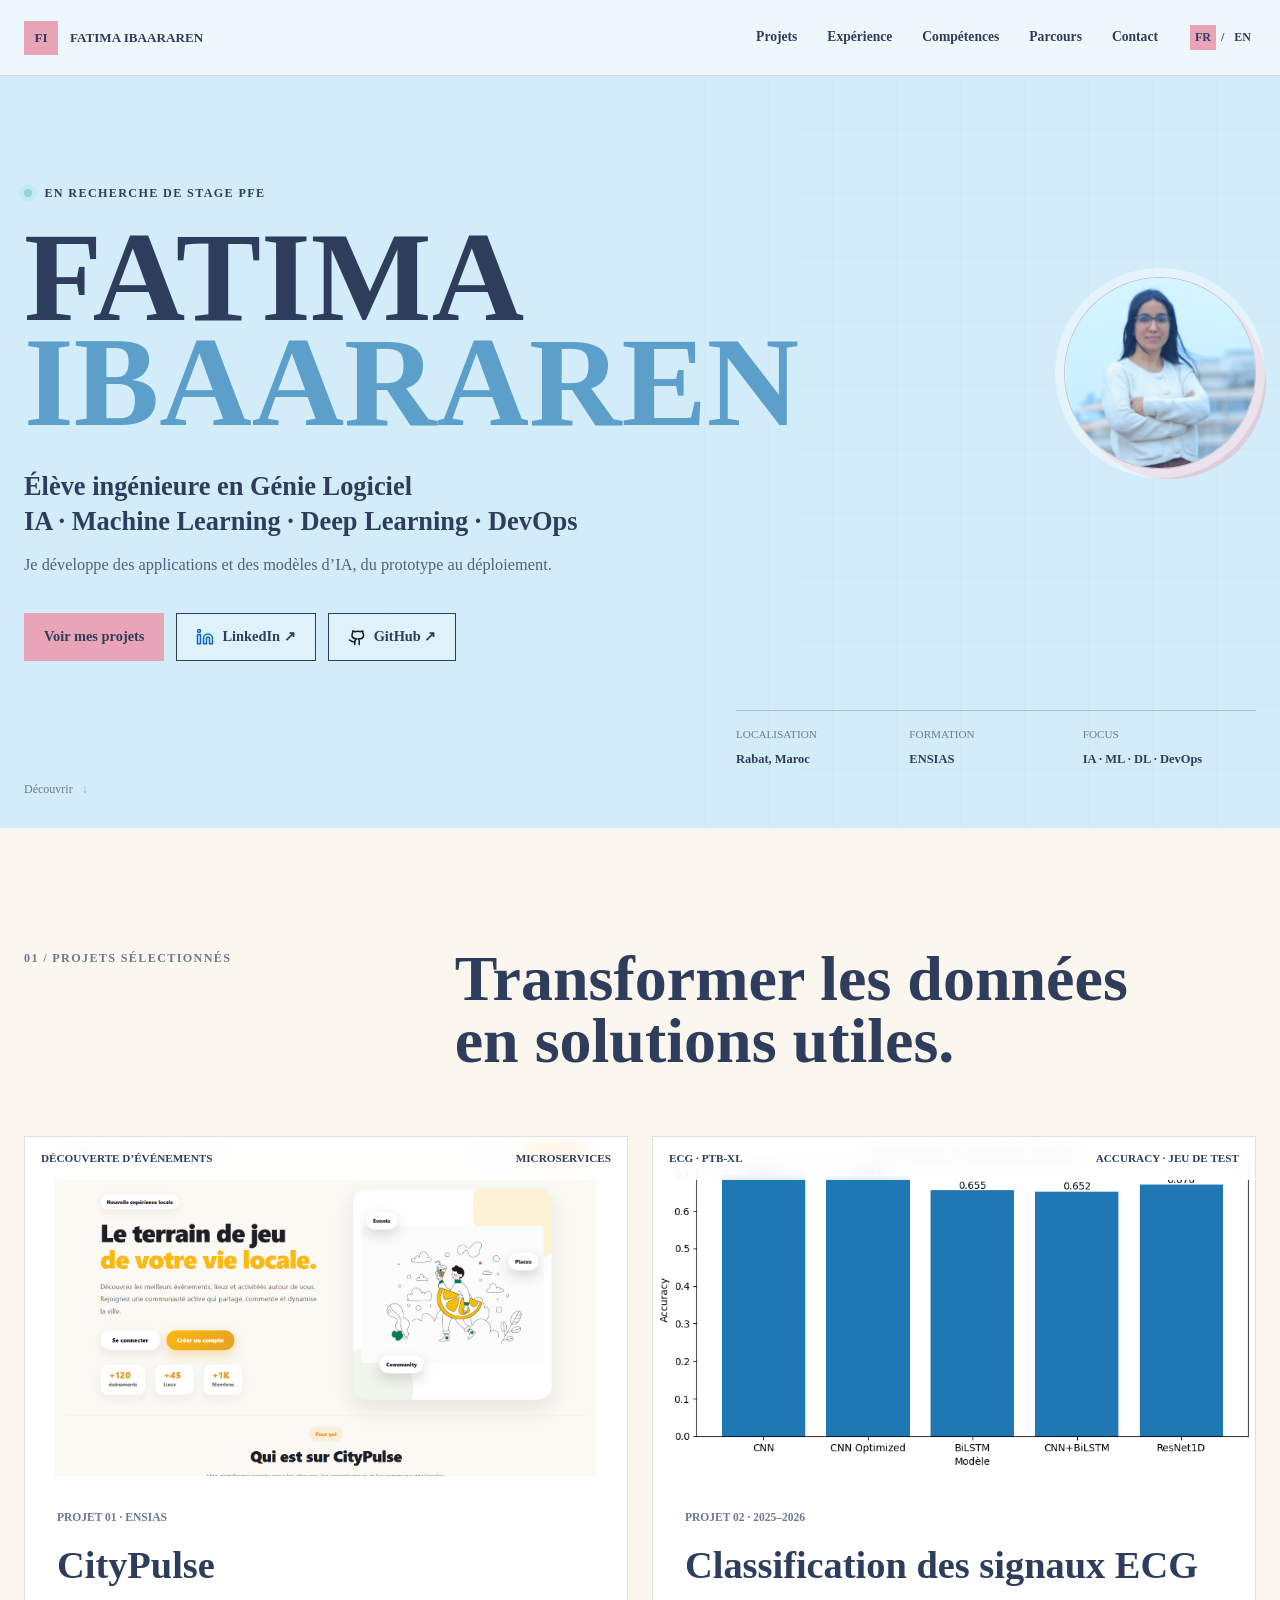
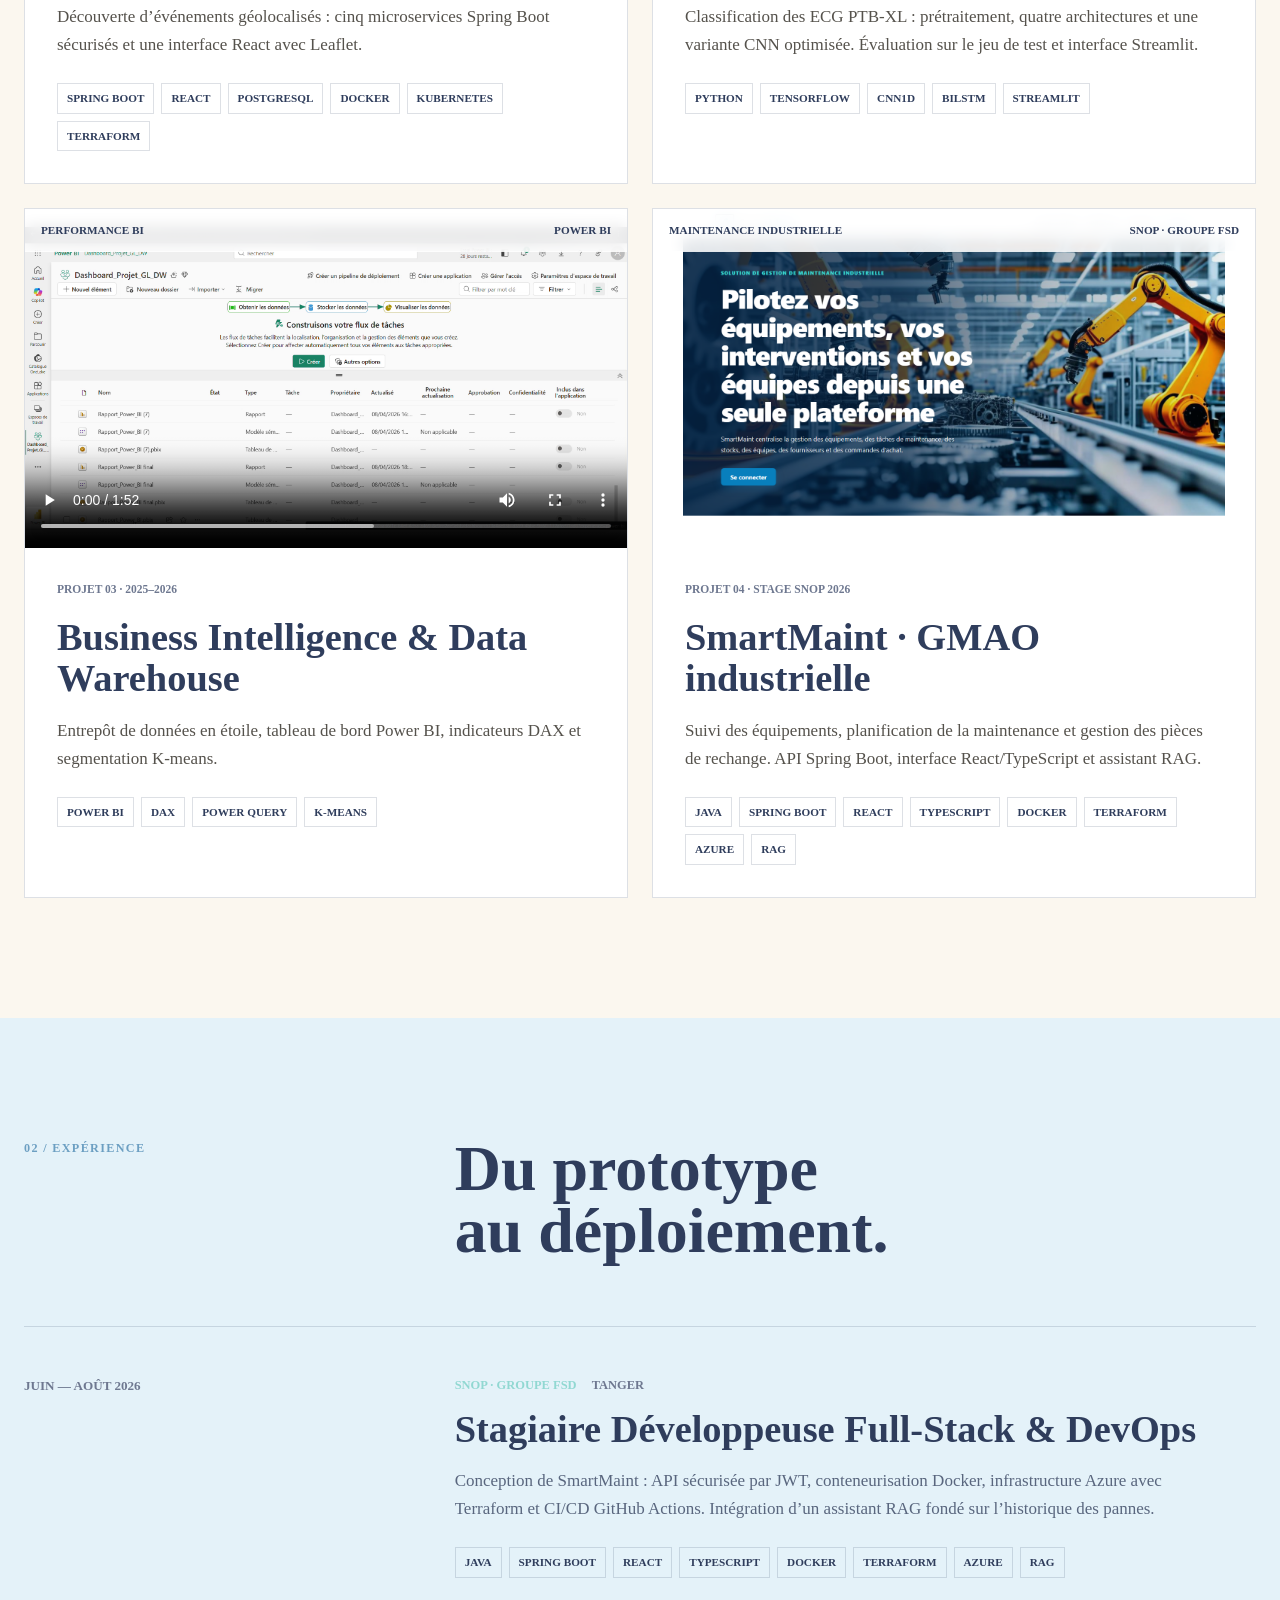
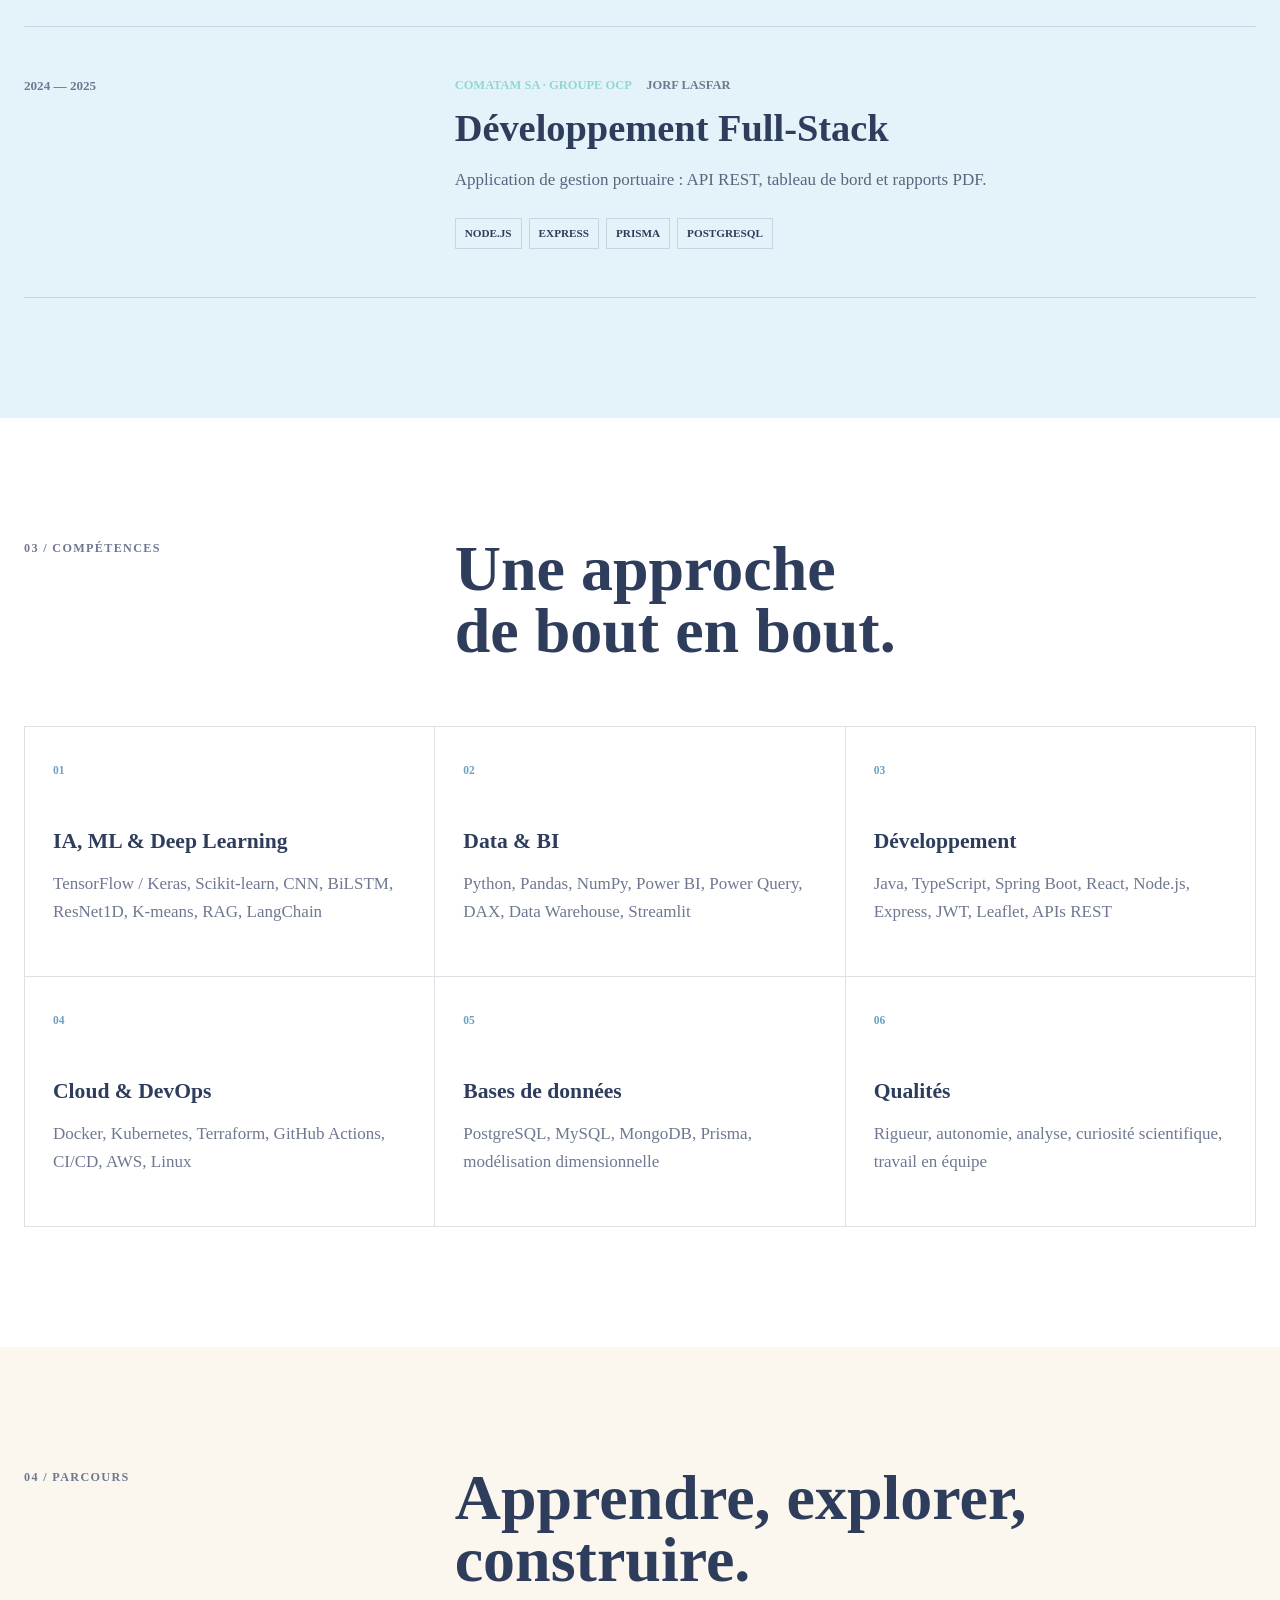
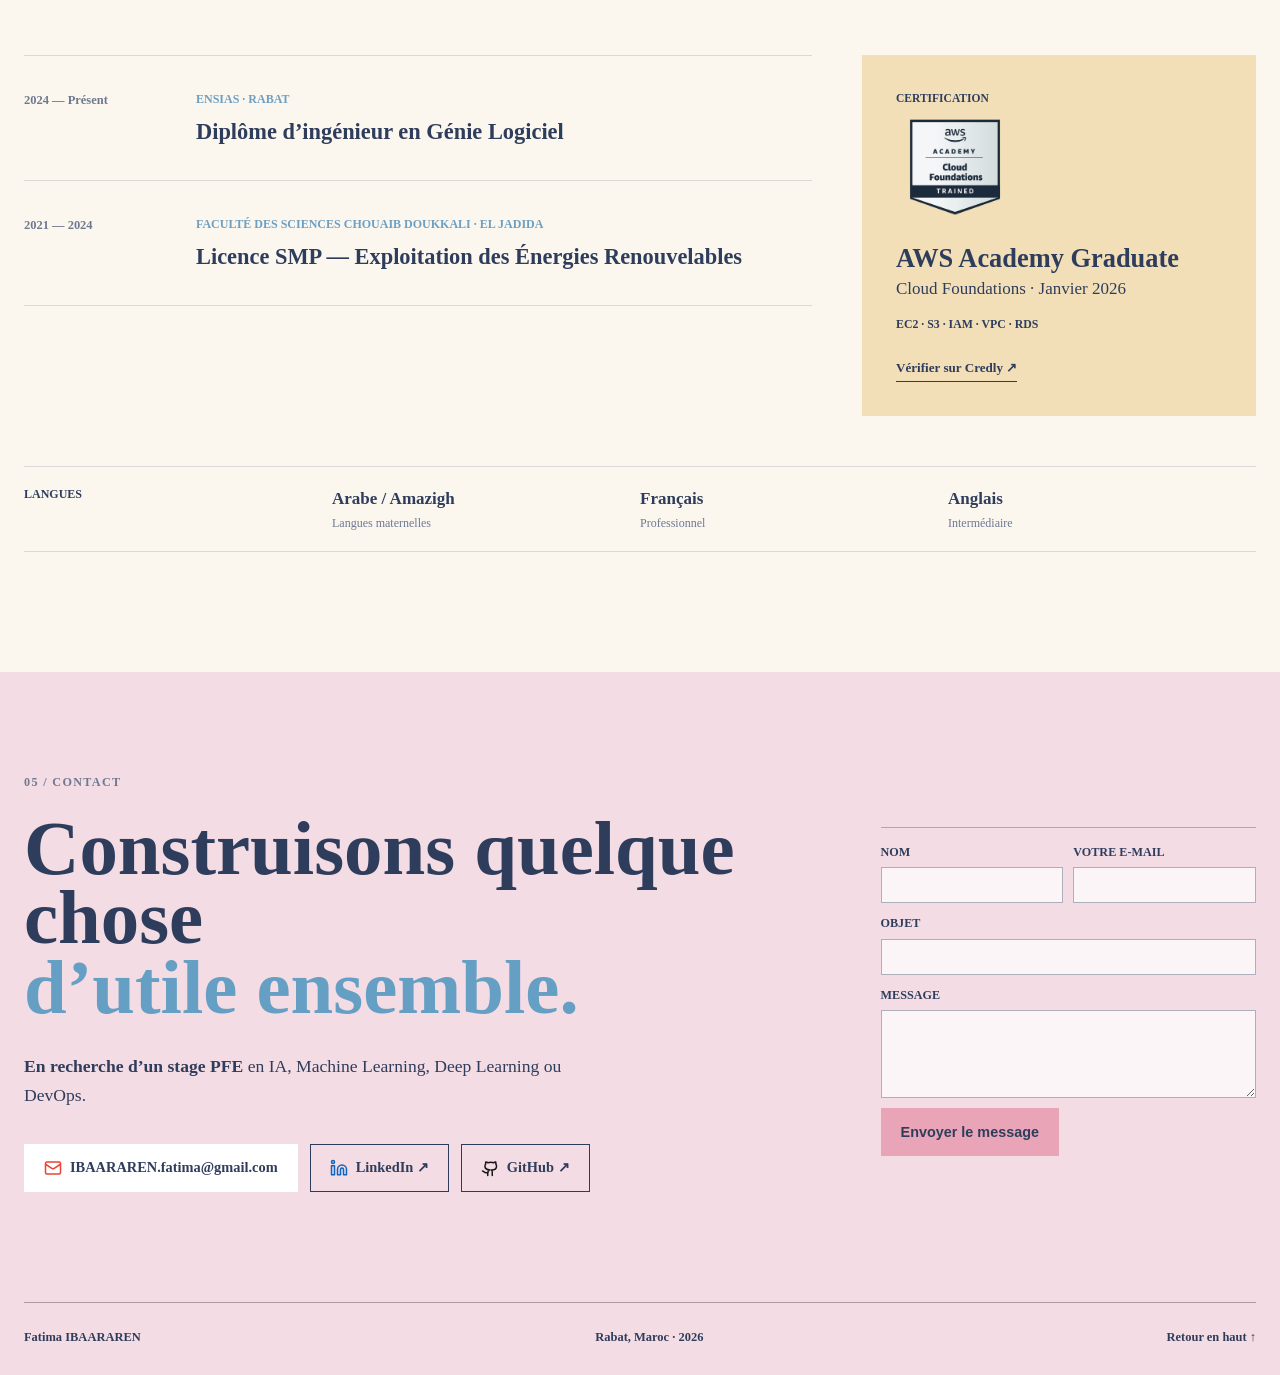
<file: index.html>
<!doctype html>
<html lang="fr">
<head>
  <meta charset="utf-8">
  <meta name="viewport" content="width=device-width, initial-scale=1">
  <meta name="description" content="Portfolio de Fatima IBAARAREN, élève ingénieure en génie logiciel orientée intelligence artificielle, machine learning, deep learning et DevOps.">
  <meta name="google-site-verification" content="We_dL8Q4Ru9J98IxA5eS2ZJnXttzr4aMUPvPhl3DSVc">
  <meta name="robots" content="index, follow, max-image-preview:large">
  <meta property="og:type" content="profile">
  <meta property="og:locale" content="fr_FR">
  <meta property="og:title" content="Fatima IBAARAREN | Génie logiciel, IA & Data Science">
  <meta property="og:description" content="Portfolio de Fatima IBAARAREN : projets en intelligence artificielle, machine learning, deep learning, développement logiciel et DevOps.">
  <meta property="og:url" content="https://ibaararenfatima-source.github.io/">
  <meta property="og:image" content="https://ibaararenfatima-source.github.io/fatima-ibaararen-portrait.jpg">
  <meta property="og:image:alt" content="Portrait professionnel de Fatima IBAARAREN">
  <meta name="twitter:card" content="summary">
  <meta name="twitter:title" content="Fatima IBAARAREN | Portfolio">
  <meta name="twitter:description" content="Génie logiciel, intelligence artificielle, deep learning et DevOps.">
  <meta name="twitter:image" content="https://ibaararenfatima-source.github.io/fatima-ibaararen-portrait.jpg">
  <meta name="theme-color" content="#dff1fb">
  <meta name="color-scheme" content="only light">
  <meta name="supported-color-schemes" content="light">
  <title>Fatima IBAARAREN | Génie logiciel, IA & Data Science</title>
  <link rel="canonical" href="https://ibaararenfatima-source.github.io/">
  <link rel="alternate" hreflang="fr" href="https://ibaararenfatima-source.github.io/">
  <link rel="alternate" hreflang="en" href="https://ibaararenfatima-source.github.io/en.html">
  <link rel="alternate" hreflang="x-default" href="https://ibaararenfatima-source.github.io/">
  <script type="application/ld+json">
  {
    "@context": "https://schema.org",
    "@type": "Person",
    "name": "Fatima IBAARAREN",
    "url": "https://ibaararenfatima-source.github.io/",
    "image": "https://ibaararenfatima-source.github.io/fatima-ibaararen-portrait.jpg",
    "jobTitle": "Software Engineering Student | AI & Data Science",
    "affiliation": {
      "@type": "CollegeOrUniversity",
      "name": "ENSIAS"
    },
    "sameAs": [
      "https://www.linkedin.com/in/fatima-ibaararen-ensias-gl",
      "https://github.com/IBAARARENfatima-source",
      "https://www.credly.com/badges/31c68fda-ae81-41e3-a543-5441f643f788/print"
    ],
    "knowsAbout": [
      "Software Engineering",
      "Artificial Intelligence",
      "Machine Learning",
      "Deep Learning",
      "DevOps",
      "Data Science",
      "Business Intelligence"
    ]
  }
  </script>
  <link rel="icon" type="image/svg+xml" href="data:image/svg+xml,%3Csvg xmlns='http://www.w3.org/2000/svg' viewBox='0 0 64 64'%3E%3Crect width='64' height='64' rx='12' fill='%23c9e8f7'/%3E%3Cpath d='M9 34h11l5-14 8 29 7-21 5 6h10' fill='none' stroke='%23d989a1' stroke-width='5' stroke-linecap='round' stroke-linejoin='round'/%3E%3C/svg%3E">
  <link rel="stylesheet" href="styles.css?v=14">
  <script src="script.js?v=10" defer></script>
</head>
<body id="top">
  <svg class="icon-sprite" aria-hidden="true">
    <symbol id="icon-mail" viewBox="0 0 24 24">
      <rect width="20" height="16" x="2" y="4" rx="2"></rect>
      <path d="m22 7-8.97 5.7a1.94 1.94 0 0 1-2.06 0L2 7"></path>
    </symbol>
    <symbol id="icon-linkedin" viewBox="0 0 24 24">
      <path d="M16 8a6 6 0 0 1 6 6v7h-4v-7a2 2 0 0 0-4 0v7h-4v-7a6 6 0 0 1 6-6z"></path>
      <rect width="4" height="12" x="2" y="9"></rect>
      <circle cx="4" cy="4" r="2"></circle>
    </symbol>
    <symbol id="icon-github" viewBox="0 0 24 24">
      <path d="M15 22v-4a4.8 4.8 0 0 0-1-3.5c3.28 0 6.72-.82 6.72-5A3.89 3.89 0 0 0 19.7 6.8 3.57 3.57 0 0 0 19.6 4S18.73 3.73 16.7 5a13.38 13.38 0 0 0-7.4 0C7.27 3.73 6.4 4 6.4 4a3.57 3.57 0 0 0-.1 2.8 3.89 3.89 0 0 0-1.02 2.7c0 4.17 3.44 5 6.72 5A4.8 4.8 0 0 0 9 18v4"></path>
      <path d="M9 18c-4.51 2-5-2-7-2"></path>
    </symbol>
  </svg>
  <a class="skip-link" href="#main">Aller au contenu</a>

  <header class="site-header">
    <a class="brand" href="#top" aria-label="Retour en haut">
      <span class="brand-mark">FI</span>
      <span class="brand-name">Fatima IBAARAREN</span>
    </a>
    <button class="menu-toggle" type="button" aria-expanded="false" aria-controls="site-nav">
      <span></span><span></span><span></span>
      <span class="sr-only">Ouvrir le menu</span>
    </button>
    <nav class="site-nav" id="site-nav" aria-label="Navigation principale">
      <a href="#projets">Projets</a>
      <a href="#experience">Expérience</a>
      <a href="#competences">Compétences</a>
      <a href="#parcours">Parcours</a>
      <a class="nav-contact" href="#contact">Contact</a>
      <div class="language-switcher" aria-label="Choisir la langue">
        <a href="./" lang="fr" aria-current="page">FR</a><span aria-hidden="true">/</span><a href="en.html" lang="en">EN</a>
      </div>
    </nav>
  </header>

  <main id="main">
    <section class="hero" aria-labelledby="hero-title">
      <div class="hero-grid" aria-hidden="true"></div>
      <div class="hero-content">
        <p class="eyebrow"><span class="status-dot"></span> <strong>En recherche de stage PFE</strong></p>
        <h1 id="hero-title">Fatima<br><span>IBAARAREN</span></h1>
        <p class="hero-role">Élève ingénieure en Génie Logiciel<br>IA · Machine Learning · Deep Learning · DevOps</p>
        <p class="hero-intro">Je développe des applications et des modèles d’IA, du prototype au déploiement.</p>
        <div class="hero-actions">
          <a class="button primary" href="#projets">Voir mes projets</a>
          <a class="button outline" href="https://www.linkedin.com/in/fatima-ibaararen-ensias-gl" target="_blank" rel="noopener noreferrer"><svg class="button-icon button-icon-linkedin" aria-hidden="true"><use href="#icon-linkedin"></use></svg>LinkedIn ↗</a>
          <a class="button outline" href="https://github.com/IBAARARENfatima-source" target="_blank" rel="noopener noreferrer"><svg class="button-icon button-icon-github" aria-hidden="true"><use href="#icon-github"></use></svg>GitHub ↗</a>
        </div>
      </div>
      <figure class="hero-portrait">
        <img src="fatima-ibaararen-portrait.jpg" width="400" height="400" alt="Portrait professionnel de Fatima IBAARAREN">
      </figure>
      <div class="hero-meta" aria-label="Informations rapides">
        <div><span>Localisation</span><strong>Rabat, Maroc</strong></div>
        <div><span>Formation</span><strong>ENSIAS</strong></div>
        <div><span>Focus</span><strong>IA · ML · DL · DevOps</strong></div>
      </div>
      <a class="scroll-cue" href="#projets">Découvrir <span aria-hidden="true">↓</span></a>
    </section>

    <section class="section projects-section" id="projets" aria-labelledby="projects-title">
      <div class="section-heading reveal">
        <p class="section-index">01 / Projets sélectionnés</p>
        <h2 id="projects-title">Transformer les données<br>en solutions utiles.</h2>
      </div>

      <div class="projects-grid">
        <article class="project-card reveal">
          <div class="project-visual media-visual">
            <div class="visual-label"><span>Découverte d’événements</span><span>Microservices</span></div>
            <a class="project-image-link" href="assets/citypulse-interface.png" target="_blank" rel="noopener" aria-label="Ouvrir la capture de CityPulse en grand">
              <img class="project-media" src="assets/citypulse-interface.png" alt="Page d’accueil de la plateforme CityPulse" loading="lazy">
            </a>
          </div>
          <div class="project-copy">
            <p class="project-number">Projet 01 · ENSIAS</p>
            <h3>CityPulse</h3>
            <p>Découverte d’événements géolocalisés : cinq microservices Spring Boot sécurisés et une interface React avec Leaflet.</p>
            <ul class="tags" aria-label="Technologies"><li>Spring Boot</li><li>React</li><li>PostgreSQL</li><li>Docker</li><li>Kubernetes</li><li>Terraform</li></ul>
          </div>
        </article>

        <article class="project-card reveal">
          <div class="project-visual media-visual">
            <div class="visual-label"><span>ECG · PTB-XL</span><span>Accuracy · jeu de test</span></div>
            <a class="project-image-link" href="assets/ecg-notebook-accuracy.png" target="_blank" rel="noopener" aria-label="Ouvrir le graphe réel d’accuracy du notebook ECG">
              <img class="project-media" src="assets/ecg-notebook-accuracy.png" alt="Graphe du notebook ECG comparant l’accuracy sur le jeu de test pour CNN, CNN optimisé, BiLSTM, CNN-BiLSTM et ResNet1D" loading="lazy">
            </a>
          </div>
          <div class="project-copy">
            <p class="project-number">Projet 02 · 2025–2026</p>
            <h3>Classification des signaux ECG</h3>
            <p>Classification des ECG PTB-XL : prétraitement, quatre architectures et une variante CNN optimisée. Évaluation sur le jeu de test et interface Streamlit.</p>
            <ul class="tags" aria-label="Technologies">
              <li>Python</li><li>TensorFlow</li><li>CNN1D</li><li>BiLSTM</li><li>Streamlit</li>
            </ul>
          </div>
        </article>

        <article class="project-card reveal">
          <div class="project-visual media-visual">
            <div class="visual-label"><span>Performance BI</span><span>Power BI</span></div>
            <video class="project-media" controls preload="metadata" playsinline poster="datawarehouse-poster.png" aria-label="Démonstration vidéo du projet Business Intelligence et Data Warehouse">
              <source src="datawarehouse.webm" type="video/webm">
              <source src="datawarehouse.mp4" type="video/mp4">
              Votre navigateur ne peut pas lire cette vidéo.
            </video>
          </div>
          <div class="project-copy">
            <p class="project-number">Projet 03 · 2025–2026</p>
            <h3>Business Intelligence & Data Warehouse</h3>
            <p>Entrepôt de données en étoile, tableau de bord Power BI, indicateurs DAX et segmentation K-means.</p>
            <ul class="tags" aria-label="Technologies"><li>Power BI</li><li>DAX</li><li>Power Query</li><li>K-means</li></ul>
          </div>
        </article>

        <article class="project-card reveal">
          <div class="project-visual media-visual">
            <div class="visual-label"><span>Maintenance industrielle</span><span>SNOP · Groupe FSD</span></div>
            <a class="project-image-link" href="assets/smartmaint-interface.png" target="_blank" rel="noopener" aria-label="Ouvrir la capture de SmartMaint en grand">
              <img class="project-media" src="assets/smartmaint-interface.png" alt="Page d’accueil de SmartMaint, application de gestion de maintenance industrielle" loading="lazy">
            </a>
          </div>
          <div class="project-copy">
            <p class="project-number">Projet 04 · Stage SNOP 2026</p>
            <h3>SmartMaint · GMAO industrielle</h3>
            <p>Suivi des équipements, planification de la maintenance et gestion des pièces de rechange. API Spring Boot, interface React/TypeScript et assistant RAG.</p>
            <ul class="tags" aria-label="Technologies"><li>Java</li><li>Spring Boot</li><li>React</li><li>TypeScript</li><li>Docker</li><li>Terraform</li><li>Azure</li><li>RAG</li></ul>
          </div>
        </article>
      </div>
    </section>

    <section class="section experience-section" id="experience" aria-labelledby="experience-title">
      <div class="section-heading reveal">
        <p class="section-index">02 / Expérience</p>
        <h2 id="experience-title">Du prototype<br>au déploiement.</h2>
      </div>
      <div class="timeline">
        <article class="timeline-item reveal">
          <div class="timeline-date">Juin — Août 2026</div>
          <div class="timeline-copy">
            <p class="company">SNOP · Groupe FSD <span>Tanger</span></p>
            <h3>Stagiaire Développeuse Full-Stack & DevOps</h3>
            <p>Conception de SmartMaint : API sécurisée par JWT, conteneurisation Docker, infrastructure Azure avec Terraform et CI/CD GitHub Actions. Intégration d’un assistant RAG fondé sur l’historique des pannes.</p>
            <ul class="tags"><li>Java</li><li>Spring Boot</li><li>React</li><li>TypeScript</li><li>Docker</li><li>Terraform</li><li>Azure</li><li>RAG</li></ul>
          </div>
        </article>
        <article class="timeline-item reveal">
          <div class="timeline-date">2024 — 2025</div>
          <div class="timeline-copy">
            <p class="company">COMATAM SA · Groupe OCP <span>Jorf Lasfar</span></p>
            <h3>Développement Full-Stack</h3>
            <p>Application de gestion portuaire : API REST, tableau de bord et rapports PDF.</p>
            <ul class="tags"><li>Node.js</li><li>Express</li><li>Prisma</li><li>PostgreSQL</li></ul>
          </div>
        </article>
      </div>
    </section>

    <section class="section skills-section" id="competences" aria-labelledby="skills-title">
      <div class="section-heading reveal">
        <p class="section-index">03 / Compétences</p>
        <h2 id="skills-title">Une approche<br>de bout en bout.</h2>
      </div>
      <div class="skills-grid">
        <article class="skill-group reveal"><span class="skill-count">01</span><h3>IA, ML & Deep Learning</h3><p>TensorFlow / Keras, Scikit-learn, CNN, BiLSTM, ResNet1D, K-means, RAG, LangChain</p></article>
        <article class="skill-group reveal"><span class="skill-count">02</span><h3>Data & BI</h3><p>Python, Pandas, NumPy, Power BI, Power Query, DAX, Data Warehouse, Streamlit</p></article>
        <article class="skill-group reveal"><span class="skill-count">03</span><h3>Développement</h3><p>Java, TypeScript, Spring Boot, React, Node.js, Express, JWT, Leaflet, APIs REST</p></article>
        <article class="skill-group reveal"><span class="skill-count">04</span><h3>Cloud & DevOps</h3><p>Docker, Kubernetes, Terraform, GitHub Actions, CI/CD, AWS, Linux</p></article>
        <article class="skill-group reveal"><span class="skill-count">05</span><h3>Bases de données</h3><p>PostgreSQL, MySQL, MongoDB, Prisma, modélisation dimensionnelle</p></article>
        <article class="skill-group reveal"><span class="skill-count">06</span><h3>Qualités</h3><p>Rigueur, autonomie, analyse, curiosité scientifique, travail en équipe</p></article>
      </div>
    </section>

    <section class="section education-section" id="parcours" aria-labelledby="education-title">
      <div class="section-heading reveal">
        <p class="section-index">04 / Parcours</p>
        <h2 id="education-title">Apprendre, explorer,<br>construire.</h2>
      </div>
      <div class="education-layout">
        <div class="education-list">
          <article class="education-item reveal"><time>2024 — Présent</time><div><p>ENSIAS · Rabat</p><h3>Diplôme d’ingénieur en Génie Logiciel</h3></div></article>
          <article class="education-item reveal"><time>2021 — 2024</time><div><p>Faculté des Sciences Chouaib Doukkali · El Jadida</p><h3>Licence SMP — Exploitation des Énergies Renouvelables</h3></div></article>
        </div>
        <aside class="certification reveal">
          <p class="cert-label">Certification</p>
          <img class="cert-badge" src="aws-cloud-foundations-badge.png" alt="Badge AWS Academy Cloud Foundations Trained">
          <h3>AWS Academy Graduate</h3>
          <p>Cloud Foundations · Janvier 2026</p>
          <span>EC2 · S3 · IAM · VPC · RDS</span>
          <a class="credential-link" href="https://www.credly.com/badges/31c68fda-ae81-41e3-a543-5441f643f788/print" target="_blank" rel="noopener noreferrer">Vérifier sur Credly ↗</a>
        </aside>
      </div>
      <div class="languages reveal">
        <p>Langues</p>
        <span>Arabe / Amazigh <strong>Langues maternelles</strong></span>
        <span>Français <strong>Professionnel</strong></span>
        <span>Anglais <strong>Intermédiaire</strong></span>
      </div>
    </section>

    <section class="contact-section" id="contact" aria-labelledby="contact-title">
      <div class="contact-inner reveal">
        <div class="contact-copy">
          <p class="section-index">05 / Contact</p>
          <h2 id="contact-title">Construisons quelque chose<br><span>d’utile ensemble.</span></h2>
          <p><strong>En recherche d’un stage PFE</strong> en IA, Machine Learning, Deep Learning ou DevOps.</p>
          <div class="contact-actions">
            <a class="button light" href="mailto:IBAARAREN.fatima@gmail.com"><svg class="button-icon button-icon-mail" aria-hidden="true"><use href="#icon-mail"></use></svg>IBAARAREN.fatima@gmail.com</a>
            <a class="button ghost" href="https://www.linkedin.com/in/fatima-ibaararen-ensias-gl" target="_blank" rel="noopener noreferrer"><svg class="button-icon button-icon-linkedin" aria-hidden="true"><use href="#icon-linkedin"></use></svg>LinkedIn ↗</a>
            <a class="button ghost" href="https://github.com/IBAARARENfatima-source" target="_blank" rel="noopener noreferrer"><svg class="button-icon button-icon-github" aria-hidden="true"><use href="#icon-github"></use></svg>GitHub ↗</a>
          </div>
        </div>
        <form class="contact-form" action="https://api.web3forms.com/submit" method="POST" data-contact-form data-sending="Envoi en cours..." data-success="Message envoyé. Merci, je vous répondrai bientôt." data-error="Le message n’a pas pu être envoyé. Veuillez réessayer.">
          <input type="hidden" name="access_key" value="8aa995b2-d596-42eb-8fa4-1b4bb54ad78c">
          <input type="hidden" name="from_name" value="Portfolio de Fatima IBAARAREN">
          <input class="form-honey" type="checkbox" name="botcheck" tabindex="-1" autocomplete="off">
          <div class="form-field">
            <label for="contact-name">Nom</label>
            <input id="contact-name" name="name" type="text" autocomplete="name" required>
          </div>
          <div class="form-field">
            <label for="contact-email">Votre e-mail</label>
            <input id="contact-email" name="email" type="email" autocomplete="email" required>
          </div>
          <div class="form-field form-field-wide">
            <label for="contact-subject">Objet</label>
            <input id="contact-subject" name="subject" type="text" required>
          </div>
          <div class="form-field form-field-wide">
            <label for="contact-message">Message</label>
            <textarea id="contact-message" name="message" rows="4" required></textarea>
          </div>
          <div class="form-submit form-field-wide">
            <button class="button primary" type="submit">Envoyer le message</button>
            <p class="form-status" role="status" aria-live="polite"></p>
          </div>
        </form>
      </div>
      <footer>
        <p>Fatima IBAARAREN</p>
        <p>Rabat, Maroc · <span id="current-year"></span></p>
        <a href="#top">Retour en haut ↑</a>
      </footer>
    </section>
  </main>
</body>
</html>
</file>
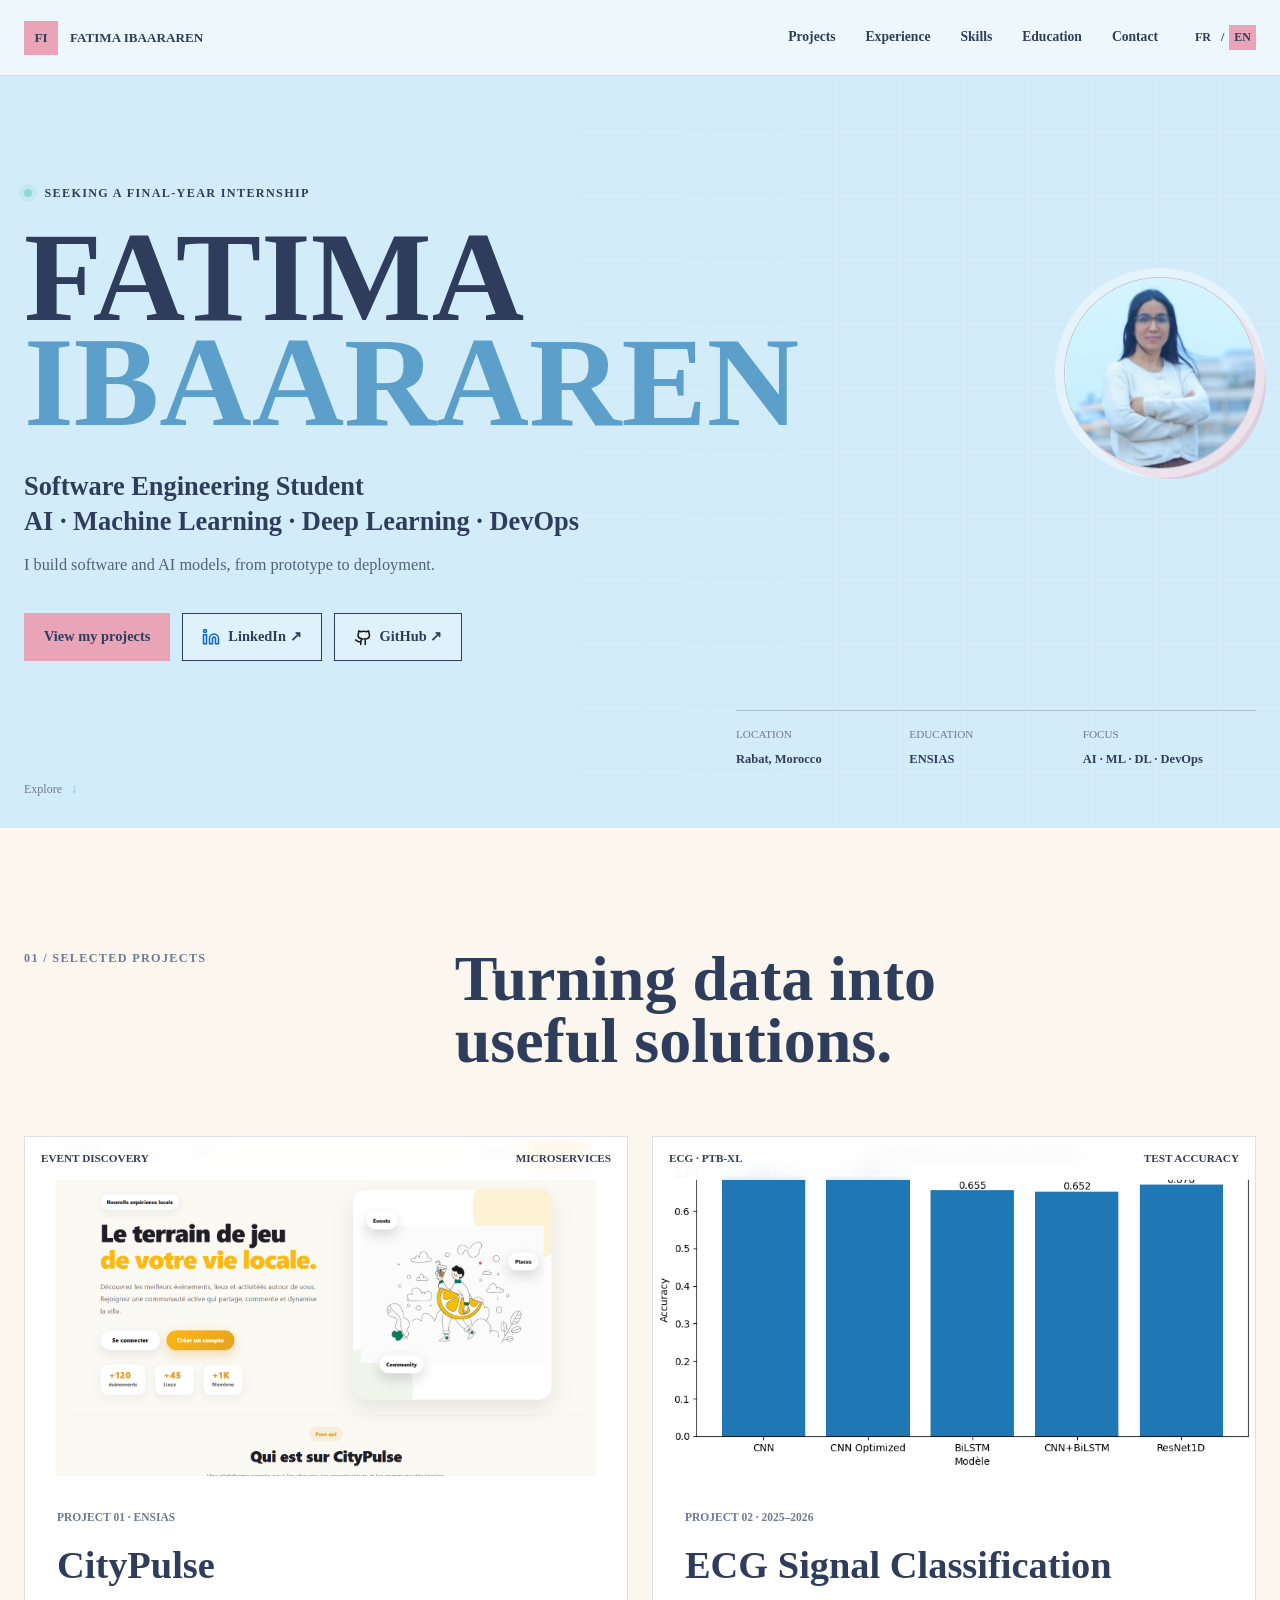
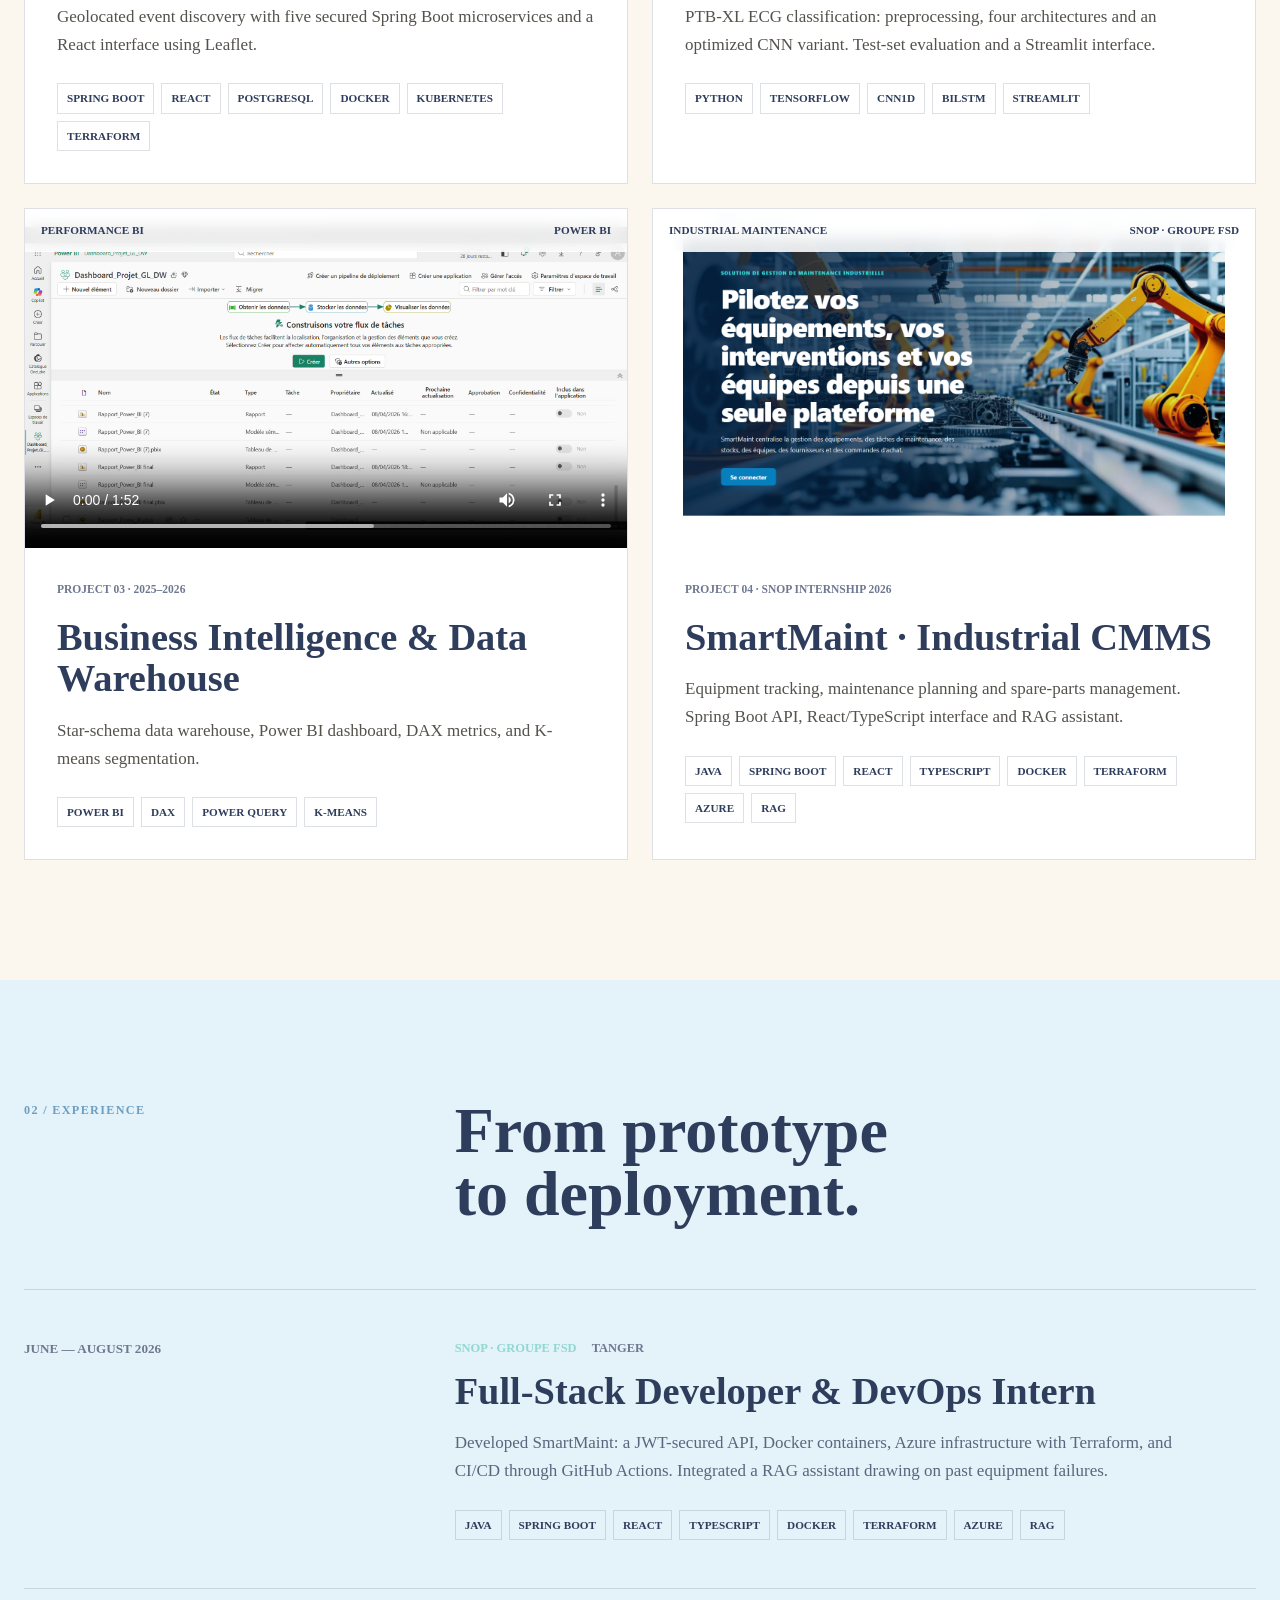
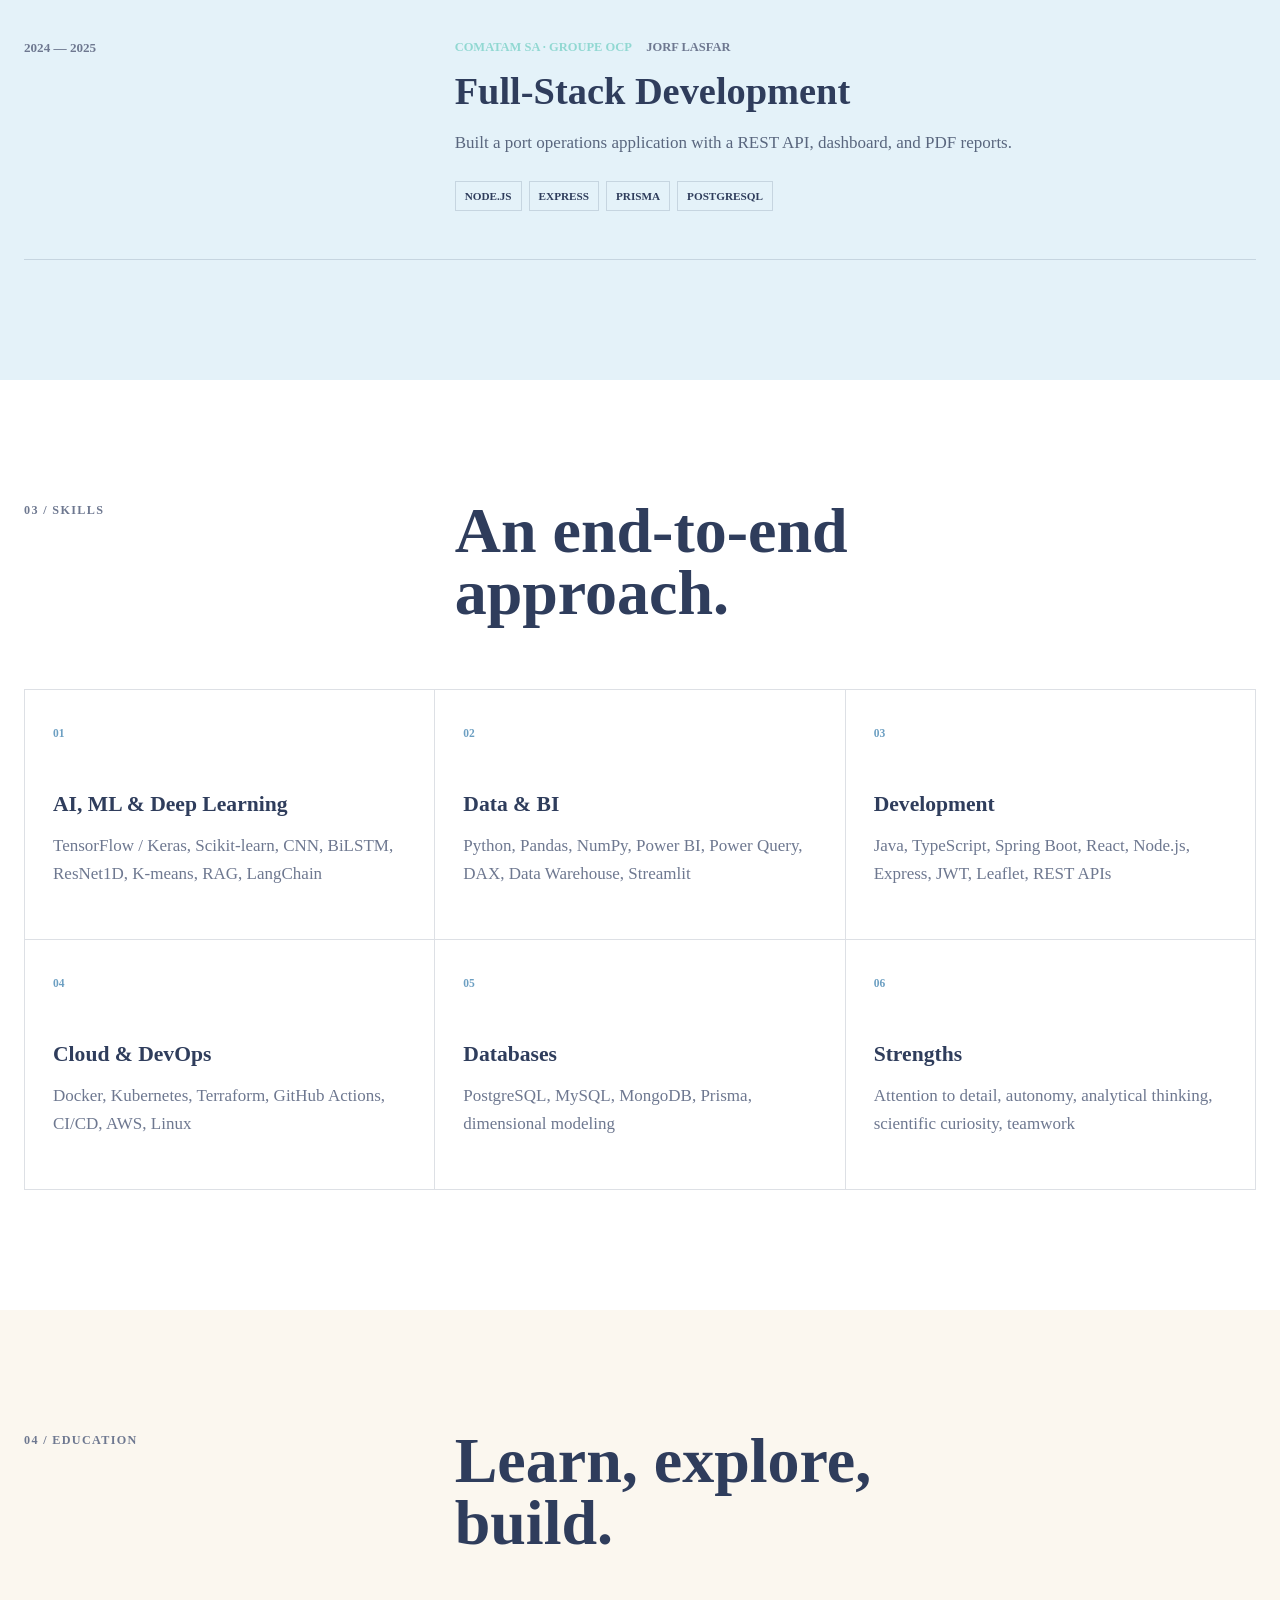
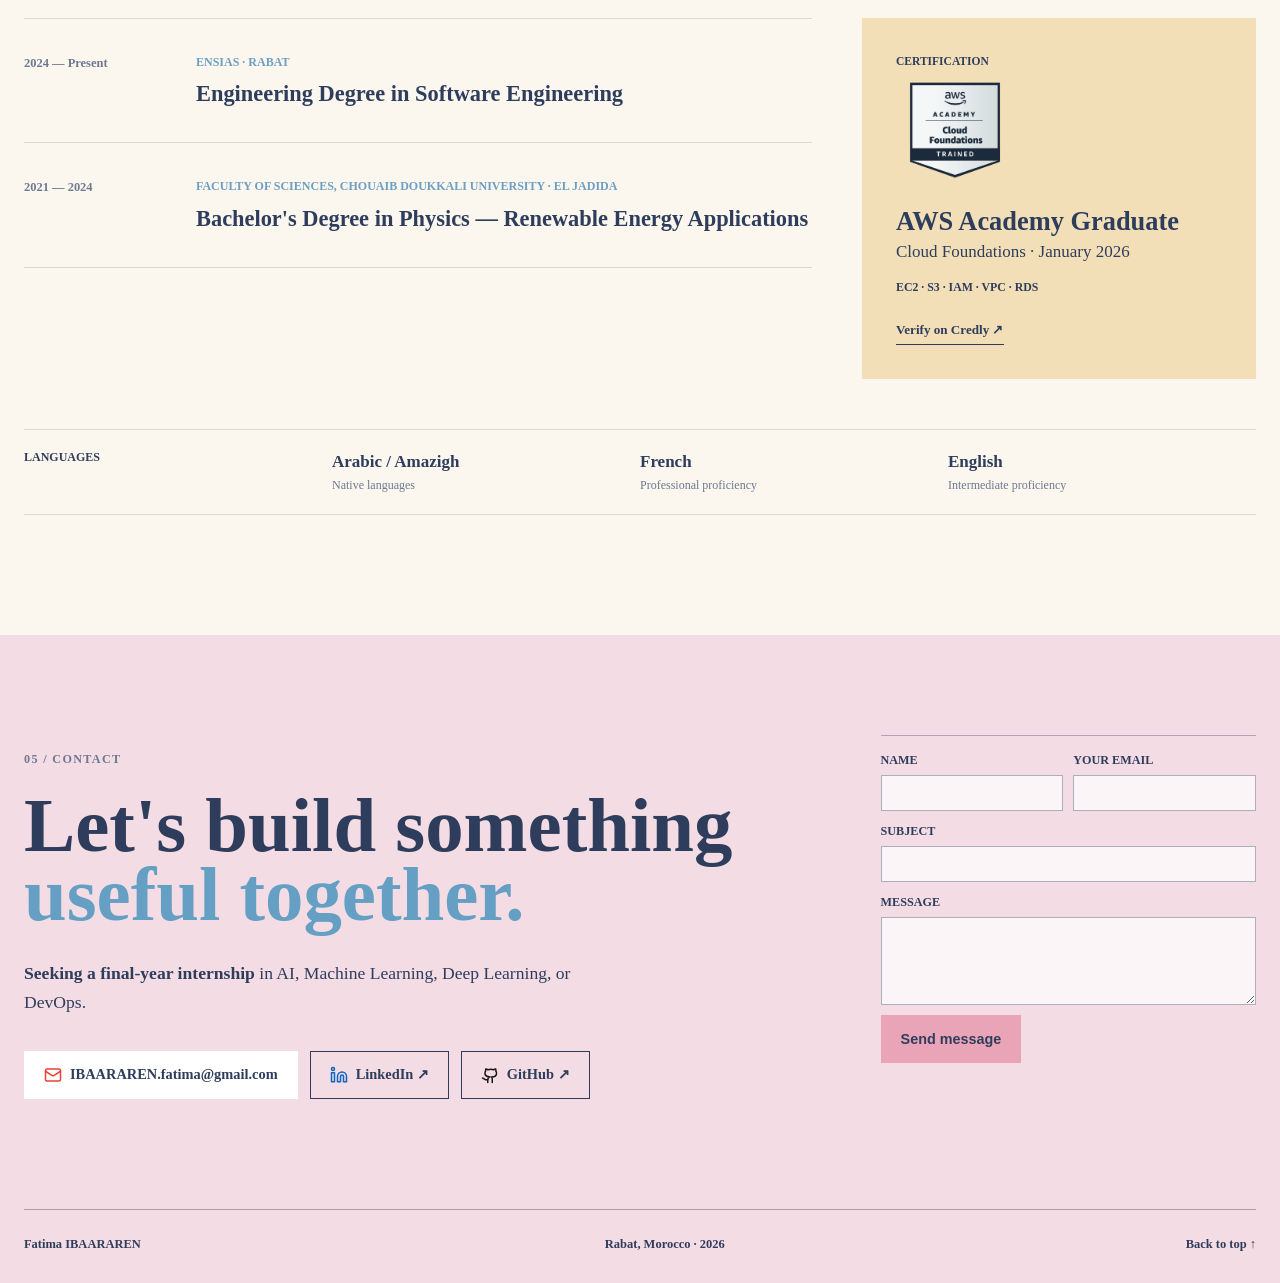
<file: en.html>
<!doctype html>
<html lang="en">
<head>
  <meta charset="utf-8">
  <meta name="viewport" content="width=device-width, initial-scale=1">
  <meta name="description" content="Portfolio of Fatima IBAARAREN, a software engineering student focused on artificial intelligence, machine learning, deep learning and DevOps.">
  <meta name="google-site-verification" content="We_dL8Q4Ru9J98IxA5eS2ZJnXttzr4aMUPvPhl3DSVc">
  <meta name="robots" content="index, follow, max-image-preview:large">
  <meta property="og:type" content="profile">
  <meta property="og:locale" content="en_US">
  <meta property="og:title" content="Fatima IBAARAREN | Software Engineering, AI & Data Science">
  <meta property="og:description" content="Fatima IBAARAREN's portfolio: artificial intelligence, machine learning, deep learning, software engineering and DevOps projects.">
  <meta property="og:url" content="https://ibaararenfatima-source.github.io/en.html">
  <meta property="og:image" content="https://ibaararenfatima-source.github.io/fatima-ibaararen-portrait.jpg">
  <meta property="og:image:alt" content="Professional portrait of Fatima IBAARAREN">
  <meta name="twitter:card" content="summary">
  <meta name="twitter:title" content="Fatima IBAARAREN | Portfolio">
  <meta name="twitter:description" content="Software engineering, artificial intelligence, deep learning and DevOps.">
  <meta name="twitter:image" content="https://ibaararenfatima-source.github.io/fatima-ibaararen-portrait.jpg">
  <meta name="theme-color" content="#dff1fb">
  <meta name="color-scheme" content="only light">
  <meta name="supported-color-schemes" content="light">
  <title>Fatima IBAARAREN | Software Engineering, AI & Data Science</title>
  <link rel="canonical" href="https://ibaararenfatima-source.github.io/en.html">
  <link rel="alternate" hreflang="fr" href="https://ibaararenfatima-source.github.io/">
  <link rel="alternate" hreflang="en" href="https://ibaararenfatima-source.github.io/en.html">
  <link rel="alternate" hreflang="x-default" href="https://ibaararenfatima-source.github.io/">
  <script type="application/ld+json">
  {
    "@context": "https://schema.org",
    "@type": "Person",
    "name": "Fatima IBAARAREN",
    "url": "https://ibaararenfatima-source.github.io/",
    "image": "https://ibaararenfatima-source.github.io/fatima-ibaararen-portrait.jpg",
    "jobTitle": "Software Engineering Student | AI & Data Science",
    "affiliation": {
      "@type": "CollegeOrUniversity",
      "name": "ENSIAS"
    },
    "sameAs": [
      "https://www.linkedin.com/in/fatima-ibaararen-ensias-gl",
      "https://github.com/IBAARARENfatima-source",
      "https://www.credly.com/badges/31c68fda-ae81-41e3-a543-5441f643f788/print"
    ],
    "knowsAbout": [
      "Software Engineering",
      "Artificial Intelligence",
      "Machine Learning",
      "Deep Learning",
      "DevOps",
      "Data Science",
      "Business Intelligence"
    ]
  }
  </script>
  <link rel="icon" type="image/svg+xml" href="data:image/svg+xml,%3Csvg xmlns='http://www.w3.org/2000/svg' viewBox='0 0 64 64'%3E%3Crect width='64' height='64' rx='12' fill='%23c9e8f7'/%3E%3Cpath d='M9 34h11l5-14 8 29 7-21 5 6h10' fill='none' stroke='%23d989a1' stroke-width='5' stroke-linecap='round' stroke-linejoin='round'/%3E%3C/svg%3E">
  <link rel="stylesheet" href="styles.css?v=14">
  <script src="script.js?v=10" defer></script>
</head>
<body id="top">
  <svg class="icon-sprite" aria-hidden="true">
    <symbol id="icon-mail" viewBox="0 0 24 24">
      <rect width="20" height="16" x="2" y="4" rx="2"></rect>
      <path d="m22 7-8.97 5.7a1.94 1.94 0 0 1-2.06 0L2 7"></path>
    </symbol>
    <symbol id="icon-linkedin" viewBox="0 0 24 24">
      <path d="M16 8a6 6 0 0 1 6 6v7h-4v-7a2 2 0 0 0-4 0v7h-4v-7a6 6 0 0 1 6-6z"></path>
      <rect width="4" height="12" x="2" y="9"></rect>
      <circle cx="4" cy="4" r="2"></circle>
    </symbol>
    <symbol id="icon-github" viewBox="0 0 24 24">
      <path d="M15 22v-4a4.8 4.8 0 0 0-1-3.5c3.28 0 6.72-.82 6.72-5A3.89 3.89 0 0 0 19.7 6.8 3.57 3.57 0 0 0 19.6 4S18.73 3.73 16.7 5a13.38 13.38 0 0 0-7.4 0C7.27 3.73 6.4 4 6.4 4a3.57 3.57 0 0 0-.1 2.8 3.89 3.89 0 0 0-1.02 2.7c0 4.17 3.44 5 6.72 5A4.8 4.8 0 0 0 9 18v4"></path>
      <path d="M9 18c-4.51 2-5-2-7-2"></path>
    </symbol>
  </svg>
  <a class="skip-link" href="#main">Skip to content</a>

  <header class="site-header">
    <a class="brand" href="#top" aria-label="Back to top">
      <span class="brand-mark">FI</span>
      <span class="brand-name">Fatima IBAARAREN</span>
    </a>
    <button class="menu-toggle" type="button" aria-expanded="false" aria-controls="site-nav">
      <span></span><span></span><span></span>
      <span class="sr-only">Open menu</span>
    </button>
    <nav class="site-nav" id="site-nav" aria-label="Main navigation">
      <a href="#projets">Projects</a>
      <a href="#experience">Experience</a>
      <a href="#competences">Skills</a>
      <a href="#parcours">Education</a>
      <a class="nav-contact" href="#contact">Contact</a>
      <div class="language-switcher" aria-label="Choose language">
        <a href="./" lang="fr">FR</a><span aria-hidden="true">/</span><a href="en.html" lang="en" aria-current="page">EN</a>
      </div>
    </nav>
  </header>

  <main id="main">
    <section class="hero" aria-labelledby="hero-title">
      <div class="hero-grid" aria-hidden="true"></div>
      <div class="hero-content">
        <p class="eyebrow"><span class="status-dot"></span> <strong>Seeking a final-year internship</strong></p>
        <h1 id="hero-title">Fatima<br><span>IBAARAREN</span></h1>
        <p class="hero-role">Software Engineering Student<br>AI · Machine Learning · Deep Learning · DevOps</p>
        <p class="hero-intro">I build software and AI models, from prototype to deployment.</p>
        <div class="hero-actions">
          <a class="button primary" href="#projets">View my projects</a>
          <a class="button outline" href="https://www.linkedin.com/in/fatima-ibaararen-ensias-gl" target="_blank" rel="noopener noreferrer"><svg class="button-icon button-icon-linkedin" aria-hidden="true"><use href="#icon-linkedin"></use></svg>LinkedIn ↗</a>
          <a class="button outline" href="https://github.com/IBAARARENfatima-source" target="_blank" rel="noopener noreferrer"><svg class="button-icon button-icon-github" aria-hidden="true"><use href="#icon-github"></use></svg>GitHub ↗</a>
        </div>
      </div>
      <figure class="hero-portrait">
        <img src="fatima-ibaararen-portrait.jpg" width="400" height="400" alt="Professional portrait of Fatima IBAARAREN">
      </figure>
      <div class="hero-meta" aria-label="Quick information">
        <div><span>Location</span><strong>Rabat, Morocco</strong></div>
        <div><span>Education</span><strong>ENSIAS</strong></div>
        <div><span>Focus</span><strong>AI · ML · DL · DevOps</strong></div>
      </div>
      <a class="scroll-cue" href="#projets">Explore <span aria-hidden="true">↓</span></a>
    </section>

    <section class="section projects-section" id="projets" aria-labelledby="projects-title">
      <div class="section-heading reveal">
        <p class="section-index">01 / Selected projects</p>
        <h2 id="projects-title">Turning data into<br>useful solutions.</h2>
      </div>

      <div class="projects-grid">
        <article class="project-card reveal">
          <div class="project-visual media-visual">
            <div class="visual-label"><span>Event discovery</span><span>Microservices</span></div>
            <a class="project-image-link" href="assets/citypulse-interface.png" target="_blank" rel="noopener" aria-label="Open the CityPulse screenshot in full size">
              <img class="project-media" src="assets/citypulse-interface.png" alt="CityPulse platform home page" loading="lazy">
            </a>
          </div>
          <div class="project-copy">
            <p class="project-number">Project 01 · ENSIAS</p>
            <h3>CityPulse</h3>
            <p>Geolocated event discovery with five secured Spring Boot microservices and a React interface using Leaflet.</p>
            <ul class="tags" aria-label="Technologies"><li>Spring Boot</li><li>React</li><li>PostgreSQL</li><li>Docker</li><li>Kubernetes</li><li>Terraform</li></ul>
          </div>
        </article>

        <article class="project-card reveal">
          <div class="project-visual media-visual">
            <div class="visual-label"><span>ECG · PTB-XL</span><span>Test accuracy</span></div>
            <a class="project-image-link" href="assets/ecg-notebook-accuracy.png" target="_blank" rel="noopener" aria-label="Open the real ECG notebook accuracy chart">
              <img class="project-media" src="assets/ecg-notebook-accuracy.png" alt="ECG notebook chart comparing test accuracy for CNN, optimized CNN, BiLSTM, CNN-BiLSTM and ResNet1D" loading="lazy">
            </a>
          </div>
          <div class="project-copy">
            <p class="project-number">Project 02 · 2025–2026</p>
            <h3>ECG Signal Classification</h3>
            <p>PTB-XL ECG classification: preprocessing, four architectures and an optimized CNN variant. Test-set evaluation and a Streamlit interface.</p>
            <ul class="tags" aria-label="Technologies">
              <li>Python</li><li>TensorFlow</li><li>CNN1D</li><li>BiLSTM</li><li>Streamlit</li>
            </ul>
          </div>
        </article>

        <article class="project-card reveal">
          <div class="project-visual media-visual">
            <div class="visual-label"><span>Performance BI</span><span>Power BI</span></div>
            <video class="project-media" controls preload="metadata" playsinline poster="datawarehouse-poster.png" aria-label="Business Intelligence and Data Warehouse project demonstration video">
              <source src="datawarehouse.webm" type="video/webm">
              <source src="datawarehouse.mp4" type="video/mp4">
              Your browser cannot play this video.
            </video>
          </div>
          <div class="project-copy">
            <p class="project-number">Project 03 · 2025–2026</p>
            <h3>Business Intelligence & Data Warehouse</h3>
            <p>Star-schema data warehouse, Power BI dashboard, DAX metrics, and K-means segmentation.</p>
            <ul class="tags" aria-label="Technologies"><li>Power BI</li><li>DAX</li><li>Power Query</li><li>K-means</li></ul>
          </div>
        </article>

        <article class="project-card reveal">
          <div class="project-visual media-visual">
            <div class="visual-label"><span>Industrial maintenance</span><span>SNOP · Groupe FSD</span></div>
            <a class="project-image-link" href="assets/smartmaint-interface.png" target="_blank" rel="noopener" aria-label="Open the SmartMaint screenshot in full size">
              <img class="project-media" src="assets/smartmaint-interface.png" alt="SmartMaint home page for industrial maintenance management" loading="lazy">
            </a>
          </div>
          <div class="project-copy">
            <p class="project-number">Project 04 · SNOP internship 2026</p>
            <h3>SmartMaint · Industrial CMMS</h3>
            <p>Equipment tracking, maintenance planning and spare-parts management. Spring Boot API, React/TypeScript interface and RAG assistant.</p>
            <ul class="tags" aria-label="Technologies"><li>Java</li><li>Spring Boot</li><li>React</li><li>TypeScript</li><li>Docker</li><li>Terraform</li><li>Azure</li><li>RAG</li></ul>
          </div>
        </article>
      </div>
    </section>

    <section class="section experience-section" id="experience" aria-labelledby="experience-title">
      <div class="section-heading reveal">
        <p class="section-index">02 / Experience</p>
        <h2 id="experience-title">From prototype<br>to deployment.</h2>
      </div>
      <div class="timeline">
        <article class="timeline-item reveal">
          <div class="timeline-date">June — August 2026</div>
          <div class="timeline-copy">
            <p class="company">SNOP · Groupe FSD <span>Tanger</span></p>
            <h3>Full-Stack Developer & DevOps Intern</h3>
            <p>Developed SmartMaint: a JWT-secured API, Docker containers, Azure infrastructure with Terraform, and CI/CD through GitHub Actions. Integrated a RAG assistant drawing on past equipment failures.</p>
            <ul class="tags"><li>Java</li><li>Spring Boot</li><li>React</li><li>TypeScript</li><li>Docker</li><li>Terraform</li><li>Azure</li><li>RAG</li></ul>
          </div>
        </article>
        <article class="timeline-item reveal">
          <div class="timeline-date">2024 — 2025</div>
          <div class="timeline-copy">
            <p class="company">COMATAM SA · Groupe OCP <span>Jorf Lasfar</span></p>
            <h3>Full-Stack Development</h3>
            <p>Built a port operations application with a REST API, dashboard, and PDF reports.</p>
            <ul class="tags"><li>Node.js</li><li>Express</li><li>Prisma</li><li>PostgreSQL</li></ul>
          </div>
        </article>
      </div>
    </section>

    <section class="section skills-section" id="competences" aria-labelledby="skills-title">
      <div class="section-heading reveal">
        <p class="section-index">03 / Skills</p>
        <h2 id="skills-title">An end-to-end<br>approach.</h2>
      </div>
      <div class="skills-grid">
        <article class="skill-group reveal"><span class="skill-count">01</span><h3>AI, ML & Deep Learning</h3><p>TensorFlow / Keras, Scikit-learn, CNN, BiLSTM, ResNet1D, K-means, RAG, LangChain</p></article>
        <article class="skill-group reveal"><span class="skill-count">02</span><h3>Data & BI</h3><p>Python, Pandas, NumPy, Power BI, Power Query, DAX, Data Warehouse, Streamlit</p></article>
        <article class="skill-group reveal"><span class="skill-count">03</span><h3>Development</h3><p>Java, TypeScript, Spring Boot, React, Node.js, Express, JWT, Leaflet, REST APIs</p></article>
        <article class="skill-group reveal"><span class="skill-count">04</span><h3>Cloud & DevOps</h3><p>Docker, Kubernetes, Terraform, GitHub Actions, CI/CD, AWS, Linux</p></article>
        <article class="skill-group reveal"><span class="skill-count">05</span><h3>Databases</h3><p>PostgreSQL, MySQL, MongoDB, Prisma, dimensional modeling</p></article>
        <article class="skill-group reveal"><span class="skill-count">06</span><h3>Strengths</h3><p>Attention to detail, autonomy, analytical thinking, scientific curiosity, teamwork</p></article>
      </div>
    </section>

    <section class="section education-section" id="parcours" aria-labelledby="education-title">
      <div class="section-heading reveal">
        <p class="section-index">04 / Education</p>
        <h2 id="education-title">Learn, explore,<br>build.</h2>
      </div>
      <div class="education-layout">
        <div class="education-list">
          <article class="education-item reveal"><time>2024 — Present</time><div><p>ENSIAS · Rabat</p><h3>Engineering Degree in Software Engineering</h3></div></article>
          <article class="education-item reveal"><time>2021 — 2024</time><div><p>Faculty of Sciences, Chouaib Doukkali University · El Jadida</p><h3>Bachelor's Degree in Physics — Renewable Energy Applications</h3></div></article>
        </div>
        <aside class="certification reveal">
          <p class="cert-label">Certification</p>
          <img class="cert-badge" src="aws-cloud-foundations-badge.png" alt="AWS Academy Cloud Foundations Trained badge">
          <h3>AWS Academy Graduate</h3>
          <p>Cloud Foundations · January 2026</p>
          <span>EC2 · S3 · IAM · VPC · RDS</span>
          <a class="credential-link" href="https://www.credly.com/badges/31c68fda-ae81-41e3-a543-5441f643f788/print" target="_blank" rel="noopener noreferrer">Verify on Credly ↗</a>
        </aside>
      </div>
      <div class="languages reveal">
        <p>Languages</p>
        <span>Arabic / Amazigh <strong>Native languages</strong></span>
        <span>French <strong>Professional proficiency</strong></span>
        <span>English <strong>Intermediate proficiency</strong></span>
      </div>
    </section>

    <section class="contact-section" id="contact" aria-labelledby="contact-title">
      <div class="contact-inner reveal">
        <div class="contact-copy">
          <p class="section-index">05 / Contact</p>
          <h2 id="contact-title">Let's build something<br><span>useful together.</span></h2>
          <p><strong>Seeking a final-year internship</strong> in AI, Machine Learning, Deep Learning, or DevOps.</p>
          <div class="contact-actions">
            <a class="button light" href="mailto:IBAARAREN.fatima@gmail.com"><svg class="button-icon button-icon-mail" aria-hidden="true"><use href="#icon-mail"></use></svg>IBAARAREN.fatima@gmail.com</a>
            <a class="button ghost" href="https://www.linkedin.com/in/fatima-ibaararen-ensias-gl" target="_blank" rel="noopener noreferrer"><svg class="button-icon button-icon-linkedin" aria-hidden="true"><use href="#icon-linkedin"></use></svg>LinkedIn ↗</a>
            <a class="button ghost" href="https://github.com/IBAARARENfatima-source" target="_blank" rel="noopener noreferrer"><svg class="button-icon button-icon-github" aria-hidden="true"><use href="#icon-github"></use></svg>GitHub ↗</a>
          </div>
        </div>
        <form class="contact-form" action="https://api.web3forms.com/submit" method="POST" data-contact-form data-sending="Sending..." data-success="Message sent. Thank you, I will get back to you soon." data-error="The message could not be sent. Please try again.">
          <input type="hidden" name="access_key" value="8aa995b2-d596-42eb-8fa4-1b4bb54ad78c">
          <input type="hidden" name="from_name" value="Fatima IBAARAREN Portfolio">
          <input class="form-honey" type="checkbox" name="botcheck" tabindex="-1" autocomplete="off">
          <div class="form-field">
            <label for="contact-name">Name</label>
            <input id="contact-name" name="name" type="text" autocomplete="name" required>
          </div>
          <div class="form-field">
            <label for="contact-email">Your email</label>
            <input id="contact-email" name="email" type="email" autocomplete="email" required>
          </div>
          <div class="form-field form-field-wide">
            <label for="contact-subject">Subject</label>
            <input id="contact-subject" name="subject" type="text" required>
          </div>
          <div class="form-field form-field-wide">
            <label for="contact-message">Message</label>
            <textarea id="contact-message" name="message" rows="4" required></textarea>
          </div>
          <div class="form-submit form-field-wide">
            <button class="button primary" type="submit">Send message</button>
            <p class="form-status" role="status" aria-live="polite"></p>
          </div>
        </form>
      </div>
      <footer>
        <p>Fatima IBAARAREN</p>
        <p>Rabat, Morocco · <span id="current-year"></span></p>
        <a href="#top">Back to top ↑</a>
      </footer>
    </section>
  </main>
</body>
</html>
</file>
<file: styles.css>
:root {
  color-scheme: only light;
  --ink: #2f3d5c;
  --paper: #fbf7ef;
  --white: #ffffff;
  --rose: #e9a5b7;
  --sky: #c9e8f7;
  --blue: #79b9df;
  --cyan: #91d8d2;
  --yellow: #f2dfb8;
  --muted: #6e7890;
  --line: rgba(47, 61, 92, .16);
  --max: 1240px;
}

* { box-sizing: border-box; }
html { scroll-behavior: smooth; color-scheme: only light; background: var(--paper); }
body { margin: 0; background: var(--paper); color: var(--ink); font-family: "Times New Roman", Times, serif; font-size: 17px; line-height: 1.65; -webkit-text-size-adjust: 100%; forced-color-adjust: none; }
a { color: inherit; text-decoration: none; }
button, a { -webkit-tap-highlight-color: transparent; }
img, svg, canvas { display: block; max-width: 100%; }

@media (prefers-color-scheme: dark) {
  :root {
    color-scheme: only light;
    --ink: #2f3d5c;
    --paper: #fbf7ef;
    --white: #ffffff;
    --rose: #e9a5b7;
    --sky: #c9e8f7;
    --blue: #5ba6d1;
    --cyan: #51d6d0;
    --yellow: #f5d486;
    --line: rgba(47,61,92,.22);
  }
}
.sr-only { position: absolute; width: 1px; height: 1px; padding: 0; margin: -1px; overflow: hidden; clip: rect(0,0,0,0); white-space: nowrap; border: 0; }
.skip-link { position: fixed; left: 16px; top: -60px; z-index: 100; background: var(--white); color: var(--ink); padding: 10px 16px; border: 2px solid var(--ink); }
.skip-link:focus { top: 16px; }

.site-header { height: 76px; padding: 0 max(24px, calc((100vw - var(--max)) / 2)); display: flex; align-items: center; justify-content: space-between; position: fixed; inset: 0 0 auto; z-index: 50; color: var(--ink); background: rgba(239,248,252,.92); backdrop-filter: blur(16px); border-bottom: 1px solid var(--line); }
.brand { display: flex; align-items: center; gap: 12px; font-weight: 700; }
.brand-mark { width: 34px; height: 34px; display: grid; place-items: center; background: var(--rose); color: var(--ink); font-size: .82rem; font-weight: 900; }
.brand-name { font-size: .82rem; text-transform: uppercase; }
.site-nav { display: flex; align-items: center; gap: 30px; font-size: .85rem; font-weight: 600; }
.site-nav a { position: relative; }
.site-nav > a::after { content: ""; position: absolute; left: 0; right: 100%; bottom: -6px; height: 2px; background: var(--blue); transition: right .25s ease; }
.site-nav a:hover::after, .site-nav a:focus-visible::after { right: 0; }
.language-switcher { display: flex; align-items: center; gap: 5px; padding-left: 2px; font-size: .75rem; }
.language-switcher a { padding: 3px 5px; }
.language-switcher a::after { display: none; }
.language-switcher a[aria-current="page"] { background: var(--rose); font-weight: 900; }
.menu-toggle { display: none; width: 44px; height: 44px; border: 0; background: transparent; padding: 11px; }
.menu-toggle span:not(.sr-only) { display: block; height: 2px; margin: 5px 0; background: var(--ink); transition: .25s; }

.hero { min-height: min(920px, 92vh); position: relative; overflow: hidden; color: var(--ink); background: var(--sky); display: grid; align-content: center; padding: 120px max(24px, calc((100vw - var(--max)) / 2)) 104px; }
.hero-grid { position: absolute; inset: 0; width: 100%; height: 100%; }
.hero-grid { opacity: .2; background-image: linear-gradient(rgba(47,61,92,.12) 1px, transparent 1px), linear-gradient(90deg, rgba(47,61,92,.12) 1px, transparent 1px); background-size: 64px 64px; mask-image: linear-gradient(to right, transparent 10%, black 65%); }
.hero::after { content: ""; position: absolute; inset: 0; background: rgba(255,255,255,.18); pointer-events: none; }
.hero-content { position: relative; z-index: 2; width: min(760px, 100%); }
.eyebrow, .section-index { margin: 0 0 22px; font-size: .76rem; text-transform: uppercase; font-weight: 800; letter-spacing: .11em; }
.eyebrow strong { font-weight: inherit; }
.status-dot { width: 8px; height: 8px; border-radius: 50%; display: inline-block; margin-right: 8px; background: var(--cyan); box-shadow: 0 0 0 5px rgba(81,214,208,.12); }
.hero h1 { margin: 0; font-size: clamp(4rem, 10vw, 9.2rem); line-height: .82; text-transform: uppercase; font-weight: 900; letter-spacing: 0; }
.hero h1 span { color: #5c9fca; }
.hero-role { margin: 34px 0 14px; font-size: clamp(1.15rem, 2.2vw, 1.65rem); font-weight: 700; line-height: 1.3; }
.hero-intro { max-width: 590px; margin: 0; color: #52627d; font-size: 1.02rem; }
.hero-actions { display: flex; flex-wrap: wrap; gap: 12px; margin-top: 34px; }
.hero-portrait { position: absolute; z-index: 2; top: 45%; right: max(24px, calc((100vw - var(--max)) / 2)); width: clamp(160px, 15vw, 220px); aspect-ratio: 1; margin: 0; transform: translateY(-50%); overflow: hidden; border: 1px solid rgba(47,61,92,.3); border-radius: 50%; background: var(--white); box-shadow: 0 0 0 9px rgba(255,255,255,.4), 10px 10px 0 rgba(233,165,183,.42); }
.hero-portrait img { width: 100%; height: 100%; object-fit: cover; object-position: center; }
.button { display: inline-flex; min-height: 48px; align-items: center; justify-content: center; gap: 8px; padding: 11px 19px; border: 1px solid transparent; font-size: .9rem; font-weight: 800; transition: transform .2s ease, background .2s ease, color .2s ease; }
.icon-sprite { position: absolute; width: 0; height: 0; overflow: hidden; }
.button-icon { width: 18px; height: 18px; flex: 0 0 18px; fill: none; stroke: currentColor; stroke-width: 2; stroke-linecap: round; stroke-linejoin: round; }
.button-icon-mail { color: #ea4335; }
.button-icon-linkedin { color: #0a66c2; }
.button-icon-github { color: #181717; }
.button:hover { transform: translateY(-2px); }
.button.primary { background: var(--rose); color: var(--ink); }
.button.outline { border-color: var(--ink); background: rgba(255,255,255,.28); color: var(--ink); }
.button.outline:hover { background: var(--white); }
.button.secondary { border-color: rgba(255,255,255,.35); color: var(--white); }
.button.secondary:hover { background: var(--white); color: var(--ink); }
.hero-meta { position: absolute; right: max(24px, calc((100vw - var(--max)) / 2)); bottom: 56px; z-index: 3; width: min(520px, 42vw); display: grid; grid-template-columns: repeat(3, 1fr); border-top: 1px solid rgba(47,61,92,.25); padding-top: 14px; }
.hero-meta span { display: block; color: var(--muted); font-size: .7rem; text-transform: uppercase; }
.hero-meta strong { font-size: .78rem; font-weight: 600; }
.scroll-cue { position: absolute; z-index: 3; left: max(24px, calc((100vw - var(--max)) / 2)); bottom: 28px; font-size: .75rem; color: var(--muted); }
.scroll-cue span { color: var(--blue); margin-left: 6px; }

.section { padding: 120px max(24px, calc((100vw - var(--max)) / 2)); }
.section-heading { display: grid; grid-template-columns: 1fr 2fr; gap: 30px; margin-bottom: 64px; align-items: start; }
.section-heading h2 { margin: 0; font-size: clamp(2.5rem, 5vw, 5rem); line-height: .97; font-weight: 850; letter-spacing: 0; }
.section-index { color: var(--muted); }

.projects-section { background: var(--paper); }
.projects-grid { display: grid; grid-template-columns: 1fr 1fr; gap: 24px; }
.project-card { min-width: 0; background: var(--white); border: 1px solid var(--line); }
.project-featured { grid-column: 1 / -1; display: grid; grid-template-columns: 1.15fr .85fr; }
.project-visual { min-height: 330px; position: relative; overflow: hidden; background: #dceef8; color: var(--ink); }
.project-featured .project-visual { min-height: 470px; }
.visual-label { position: absolute; z-index: 2; inset: 18px 20px auto; display: flex; justify-content: space-between; color: var(--muted); font-size: .7rem; text-transform: uppercase; font-weight: 700; }
.ecg-visual { display: grid; place-items: center; }
.ecg-visual svg { width: 100%; color: var(--rose); }
.ecg-line { fill: none; stroke: #d989a1; stroke-width: 2.5; vector-effect: non-scaling-stroke; }
.ecg-line.glow { stroke-width: 12; opacity: .14; filter: blur(4px); }
.metric-row { position: absolute; left: 20px; right: 20px; bottom: 18px; display: grid; grid-template-columns: repeat(4,1fr); color: var(--muted); font-size: .66rem; text-transform: uppercase; }
.project-copy { padding: 32px; }
.project-featured .project-copy { align-self: center; padding: 46px; }
.project-number { color: var(--muted); margin: 0 0 18px; text-transform: uppercase; font-size: .72rem; font-weight: 800; }
.project-copy h3 { margin: 0 0 16px; font-size: clamp(1.55rem, 3vw, 2.6rem); line-height: 1.08; }
.project-copy p:not(.project-number) { color: #55524c; }
.tags { list-style: none; display: flex; flex-wrap: wrap; gap: 7px; padding: 0; margin: 24px 0 0; }
.tags li { border: 1px solid var(--line); padding: 5px 9px; font-size: .7rem; font-weight: 700; text-transform: uppercase; }
.media-visual { display: grid; place-items: center; background: #eef7fb; }
.project-media { width: 100%; min-height: 330px; aspect-ratio: 16 / 9; object-fit: contain; background: var(--white); }
.project-image-link { display: grid; place-items: center; width: 100%; }
.media-visual .visual-label { inset: 0 0 auto; padding: 12px 16px; background: rgba(255,255,255,.88); color: var(--ink); backdrop-filter: blur(8px); }
.citypulse-map { position: relative; width: min(74%, 360px); aspect-ratio: 1.45; border: 1px solid var(--line); background: #ffffff; overflow: hidden; }
.citypulse-map::before, .citypulse-map::after { content: ""; position: absolute; background: #dceef8; }
.citypulse-map::before { width: 1px; height: 140%; left: 48%; top: -20%; transform: rotate(28deg); }
.citypulse-map::after { width: 140%; height: 1px; left: -20%; top: 52%; transform: rotate(-14deg); }
.citypulse-map strong { position: absolute; z-index: 3; left: 50%; top: 50%; display: grid; place-items: center; width: 62px; aspect-ratio: 1; transform: translate(-50%, -50%); border-radius: 50%; background: var(--rose); color: var(--ink); font-size: 1.05rem; }
.citypulse-route { position: absolute; z-index: 1; height: 3px; background: var(--cyan); transform-origin: left center; }
.route-one { width: 42%; left: 18%; top: 27%; transform: rotate(22deg); }
.route-two { width: 38%; left: 48%; top: 51%; transform: rotate(-30deg); }
.route-three { width: 34%; left: 23%; top: 73%; transform: rotate(-22deg); }
.citypulse-pin { position: absolute; z-index: 2; width: 18px; aspect-ratio: 1; border: 4px solid var(--blue); border-radius: 50% 50% 50% 0; background: #ffffff; transform: rotate(-45deg); }
.pin-one { left: 14%; top: 19%; }
.pin-two { right: 12%; top: 19%; border-color: var(--rose); }
.pin-three { left: 21%; bottom: 13%; border-color: #67c6c3; }
.bi-visual { padding: 70px 28px 28px; color: var(--cyan); }
.kpi-grid { display: grid; grid-template-columns: repeat(3,1fr); gap: 12px; }
.kpi-grid div { border: 1px solid var(--line); padding: 14px; }
.kpi-grid small { display: block; color: var(--muted); }
.kpi-grid strong { display: block; color: var(--ink); font-size: 1.35rem; }
.kpi-grid i { display: block; height: 3px; width: var(--w); margin-top: 10px; background: var(--cyan); }
.bars { height: 130px; display: flex; align-items: end; gap: 12px; margin-top: 28px; border-bottom: 1px solid var(--line); }
.bars i { flex: 1; height: var(--h); background: linear-gradient(to top, var(--cyan), rgba(81,214,208,.22)); }
.port-visual { color: #d2aa56; background: #f8eaca; padding: 70px 28px 28px; }
.port-dashboard { height: 210px; display: grid; grid-template-columns: 55px 1fr; border: 1px solid var(--line); }
.port-sidebar { display: flex; flex-direction: column; gap: 15px; align-items: center; padding-top: 18px; border-right: 1px solid var(--line); }
.port-sidebar i { width: 17px; height: 17px; border: 1px solid var(--yellow); }
.port-main { padding: 18px; display: grid; grid-template-columns: repeat(3,1fr); gap: 10px; }
.port-main b { grid-column: 1/-1; width: 36%; height: 12px; background: rgba(47,61,92,.15); }
.port-main > span { height: 52px; border: 1px solid var(--line); background: rgba(255,255,255,.38); }
.port-main > div { grid-column: 1/-1; display: flex; align-items: end; gap: 8px; height: 80px; padding-top: 12px; border-bottom: 1px solid var(--line); }
.port-main > div i { flex: 1; background: var(--yellow); opacity: .75; height: 45%; }
.port-main > div i:nth-child(2) { height: 70%; }.port-main > div i:nth-child(3) { height: 38%; }.port-main > div i:nth-child(4) { height: 86%; }.port-main > div i:nth-child(5) { height: 62%; }

.experience-section { background: #e4f2f9; color: var(--ink); }
.experience-section .section-index { color: #6c9fc2; }
.timeline { border-top: 1px solid var(--line); }
.timeline-item { display: grid; grid-template-columns: 1fr 2fr; gap: 30px; padding: 48px 0; border-bottom: 1px solid var(--line); }
.timeline-date { color: var(--muted); font-size: .82rem; text-transform: uppercase; font-weight: 700; }
.company { margin: 0 0 12px; color: var(--cyan); font-size: .78rem; text-transform: uppercase; font-weight: 800; }
.company span { color: var(--muted); margin-left: 12px; }
.timeline-copy h3 { margin: 0 0 16px; font-size: clamp(1.5rem, 3vw, 2.45rem); line-height: 1.1; }
.timeline-copy > p:last-of-type { max-width: 760px; color: #59667e; }
.experience-section .tags li { border-color: var(--line); color: var(--ink); }

.skills-section { background: var(--white); }
.skills-grid { display: grid; grid-template-columns: repeat(3,1fr); border-top: 1px solid var(--line); border-left: 1px solid var(--line); }
.skill-group { min-height: 250px; padding: 28px; border-right: 1px solid var(--line); border-bottom: 1px solid var(--line); }
.skill-count { color: #6c9fc2; font-size: .72rem; font-weight: 800; }
.skill-group h3 { margin: 46px 0 16px; font-size: 1.35rem; line-height: 1.15; }
.skill-group p { margin: 0; color: var(--muted); }

.education-section { background: var(--paper); }
.education-layout { display: grid; grid-template-columns: 2fr 1fr; gap: 50px; align-items: stretch; }
.education-list { border-top: 1px solid var(--line); }
.education-item { display: grid; grid-template-columns: 150px 1fr; gap: 22px; padding: 34px 0; border-bottom: 1px solid var(--line); }
.education-item time { color: var(--muted); font-size: .78rem; font-weight: 700; }
.education-item p { margin: 0 0 8px; color: #6c9fc2; text-transform: uppercase; font-size: .75rem; font-weight: 800; }
.education-item h3 { margin: 0; font-size: 1.4rem; line-height: 1.25; }
.certification { background: var(--yellow); padding: 34px; display: flex; flex-direction: column; justify-content: flex-end; min-height: 340px; }
.cert-label { margin: 0 auto auto 0; text-transform: uppercase; font-size: .72rem; font-weight: 800; }
.cert-badge { width: 118px; height: 118px; object-fit: contain; }
.certification h3 { margin: 18px 0 2px; font-size: 1.65rem; line-height: 1.1; }
.certification p { margin: 0; }
.certification span { margin-top: 12px; font-size: .74rem; font-weight: 700; }
.credential-link { align-self: flex-start; margin-top: 22px; padding-bottom: 3px; border-bottom: 1px solid currentColor; font-size: .82rem; font-weight: 800; }
.credential-link:hover { color: #5c7fa0; }
.languages { margin-top: 50px; display: grid; grid-template-columns: 1fr repeat(3, 1fr); border-top: 1px solid var(--line); border-bottom: 1px solid var(--line); }
.languages > * { padding: 18px 12px 18px 0; margin: 0; }
.languages p { text-transform: uppercase; font-size: .75rem; font-weight: 800; }
.languages span { font-weight: 700; }
.languages strong { display: block; color: var(--muted); font-size: .75rem; font-weight: 500; }

.contact-section { background: #f3dce4; color: var(--ink); padding: 100px max(24px, calc((100vw - var(--max)) / 2)) 28px; }
.contact-inner { display: grid; grid-template-columns: minmax(0, 1.35fr) minmax(300px, .65fr); gap: clamp(42px, 6vw, 88px); align-items: end; }
.contact-inner h2 { margin: 0; font-size: clamp(3rem, 6vw, 6.2rem); line-height: .9; letter-spacing: 0; }
.contact-inner h2 span { color: #659fc3; }
.contact-copy > p:not(.section-index) { max-width: 600px; margin: 30px 0 0; font-size: 1.1rem; }
.contact-actions { display: flex; flex-wrap: wrap; gap: 12px; margin-top: 34px; }
.button.light { background: var(--white); }
.button.ghost { border-color: var(--ink); }
.contact-form { width: min(100%, 400px); justify-self: end; display: grid; grid-template-columns: 1fr 1fr; gap: 10px; padding-top: 14px; border-top: 1px solid rgba(47,61,92,.35); }
.form-field { display: flex; flex-direction: column; gap: 5px; min-width: 0; }
.form-field-wide { grid-column: 1 / -1; }
.form-field label { font-size: .76rem; font-weight: 800; text-transform: uppercase; }
.form-field input, .form-field textarea { width: 100%; border: 1px solid rgba(47,61,92,.38); border-radius: 0; background: rgba(255,255,255,.72); color: var(--ink); padding: 7px 9px; font: inherit; font-size: 1rem; line-height: 1.25; }
.form-field textarea { height: 88px; min-height: 78px; resize: vertical; }
.form-field input:focus, .form-field textarea:focus { outline: 3px solid rgba(145,216,210,.75); outline-offset: 2px; border-color: var(--ink); }
.form-submit { display: flex; align-items: center; flex-wrap: wrap; gap: 16px; }
.form-submit .button { cursor: pointer; }
.form-submit .button:disabled { cursor: wait; opacity: .62; transform: none; }
.form-status { flex: 1 1 220px; min-height: 1.5em; margin: 0; font-size: .84rem; font-weight: 700; }
.form-status.success { color: #246b54; }
.form-status.error { color: #9a3445; }
.form-status a { color: inherit; text-underline-offset: 3px; }
.form-honey { position: absolute !important; left: -9999px !important; width: 1px !important; height: 1px !important; opacity: 0 !important; }
.contact-section footer { display: grid; grid-template-columns: 1fr 1fr auto; gap: 20px; border-top: 1px solid rgba(11,11,13,.3); margin-top: 110px; padding-top: 24px; font-size: .78rem; font-weight: 700; }
.contact-section footer p { margin: 0; }

.reveal { opacity: 0; transform: translateY(22px); transition: opacity .7s ease, transform .7s ease; }
.reveal.visible { opacity: 1; transform: translateY(0); }
:focus-visible { outline: 3px solid var(--cyan); outline-offset: 4px; }

@media (max-width: 900px) {
  .menu-toggle { display: block; }
  .site-nav { display: none; position: absolute; top: 76px; left: 0; right: 0; padding: 24px; background: #eff8fc; flex-direction: column; align-items: stretch; gap: 0; border-bottom: 1px solid var(--line); }
  .site-nav.open { display: flex; }
  .site-nav a { padding: 13px 0; border-bottom: 1px solid var(--line); }
  .language-switcher { padding: 16px 0 0; }
  .language-switcher a { padding: 4px 9px; border: 0; }
  .hero { min-height: 780px; align-content: start; padding-top: 150px; }
  .hero-content { width: min(560px, 64vw); }
  .hero-portrait { width: clamp(145px, 19vw, 180px); right: 24px; }
  .hero::after { background: rgba(255,255,255,.18); }
  .hero-meta { left: 24px; right: 24px; bottom: 55px; width: auto; }
  .section-heading, .timeline-item { grid-template-columns: 1fr; }
  .project-featured { grid-template-columns: 1fr; }
  .project-featured .project-visual { min-height: 360px; }
  .skills-grid { grid-template-columns: repeat(2,1fr); }
  .education-layout { grid-template-columns: 1fr; }
  .languages { grid-template-columns: repeat(3,1fr); }
  .languages p { grid-column: 1/-1; border-bottom: 1px solid var(--line); }
}

@media (max-width: 620px) {
  .site-header { height: 68px; }
  .brand-name { display: none; }
  .site-nav { top: 68px; }
  .hero { min-height: 850px; padding-top: 126px; }
  .hero-content { width: 100%; }
  .hero-portrait { position: relative; top: auto; right: auto; width: min(145px, 42vw); margin: 28px 12px 145px auto; transform: none; box-shadow: 0 0 0 7px rgba(255,255,255,.4), 8px 8px 0 rgba(233,165,183,.42); }
  .hero h1 { font-size: clamp(3.35rem, 15vw, 5rem); }
  .hero-role { margin-top: 26px; }
  .hero-intro { font-size: .95rem; }
  .hero-actions { flex-direction: column; align-items: stretch; }
  .hero-meta { grid-template-columns: 1fr 1fr; gap: 10px; }
  .hero-meta div:last-child { display: none; }
  .scroll-cue { display: none; }
  .section { padding-top: 82px; padding-bottom: 82px; }
  .section-heading { margin-bottom: 38px; }
  .projects-grid { grid-template-columns: 1fr; }
  .project-featured { grid-column: auto; }
  .project-visual, .project-featured .project-visual { min-height: 280px; }
  .project-media { min-height: 280px; }
  .project-featured .project-copy, .project-copy { padding: 26px; }
  .metric-row { grid-template-columns: 1fr 1fr; gap: 5px; }
  .kpi-grid { gap: 7px; }
  .kpi-grid div { padding: 9px; }
  .kpi-grid strong { font-size: 1.05rem; }
  .skills-grid { grid-template-columns: 1fr; }
  .skill-group { min-height: 210px; }
  .education-item { grid-template-columns: 1fr; gap: 10px; }
  .languages { grid-template-columns: 1fr; }
  .languages p, .languages span { grid-column: auto; border-bottom: 1px solid var(--line); }
  .contact-section { padding-top: 78px; }
  .contact-inner { grid-template-columns: 1fr; gap: 54px; }
  .contact-inner h2 { font-size: clamp(2.9rem, 13vw, 4.7rem); }
  .contact-actions { align-items: stretch; flex-direction: column; }
  .button.light { font-size: .8rem; }
  .contact-form { width: min(100%, 360px); justify-self: start; grid-template-columns: 1fr; gap: 10px; }
  .form-field-wide { grid-column: auto; }
  .form-submit { align-items: stretch; flex-direction: column; }
  .contact-section footer { grid-template-columns: 1fr; margin-top: 80px; }
}

@media (prefers-reduced-motion: reduce) {
  html { scroll-behavior: auto; }
  *, *::before, *::after { animation-duration: .01ms !important; transition-duration: .01ms !important; }
  .reveal { opacity: 1; transform: none; }
}
</file>
